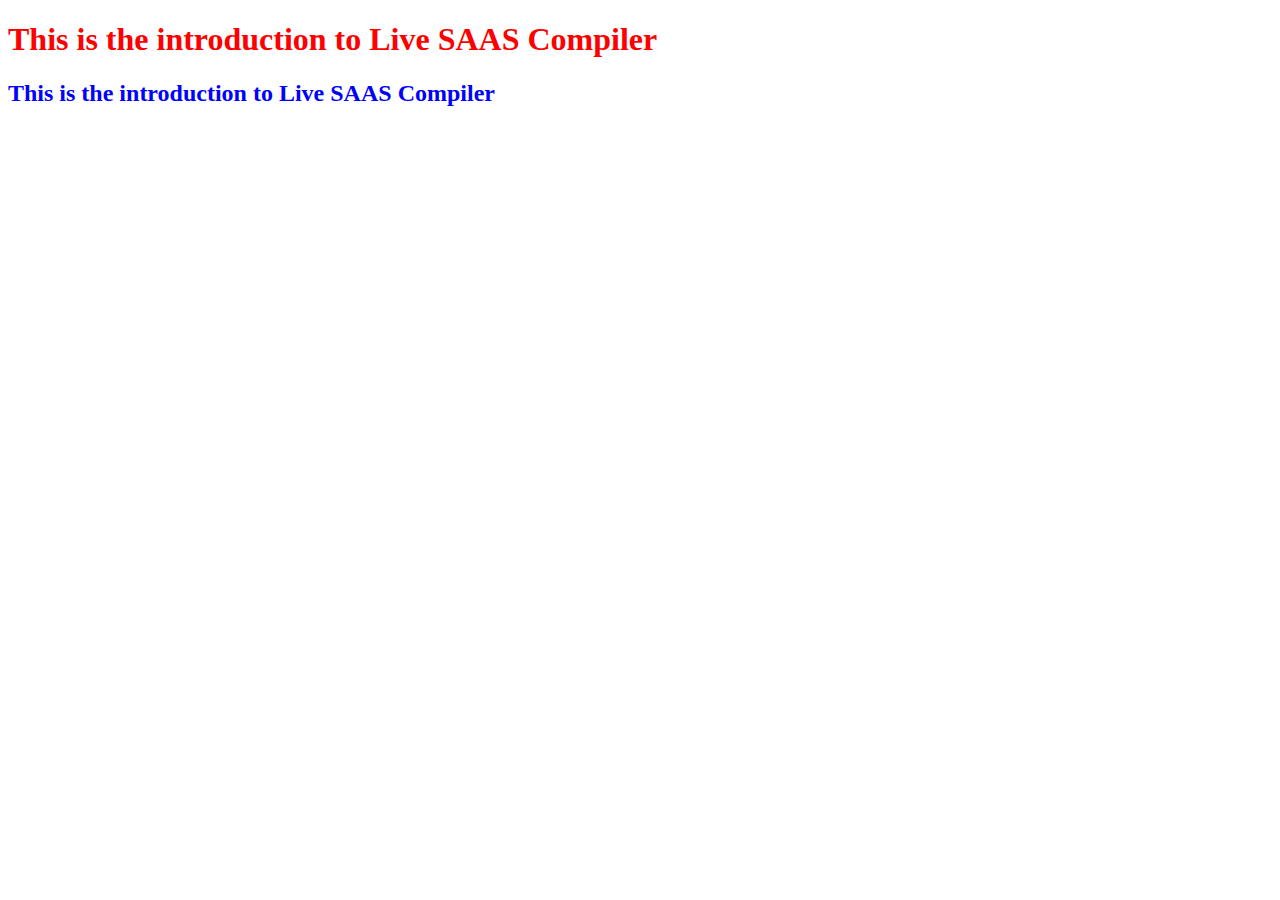
<file: SAAS compiler/index.html>
<!DOCTYPE html>
<html lang="en">
<head>
    <meta charset="UTF-8">
    <meta name="viewport" content="width=device-width, initial-scale=1.0">
    <title>Document</title>
    <link rel="stylesheet" href="index.css">
</head>
<body>
    <h1 class="first">This is the introduction to Live SAAS Compiler</h1>
    <h2 class="Second">This is the introduction to Live SAAS Compiler</h2>
</body>
</html>
</file>
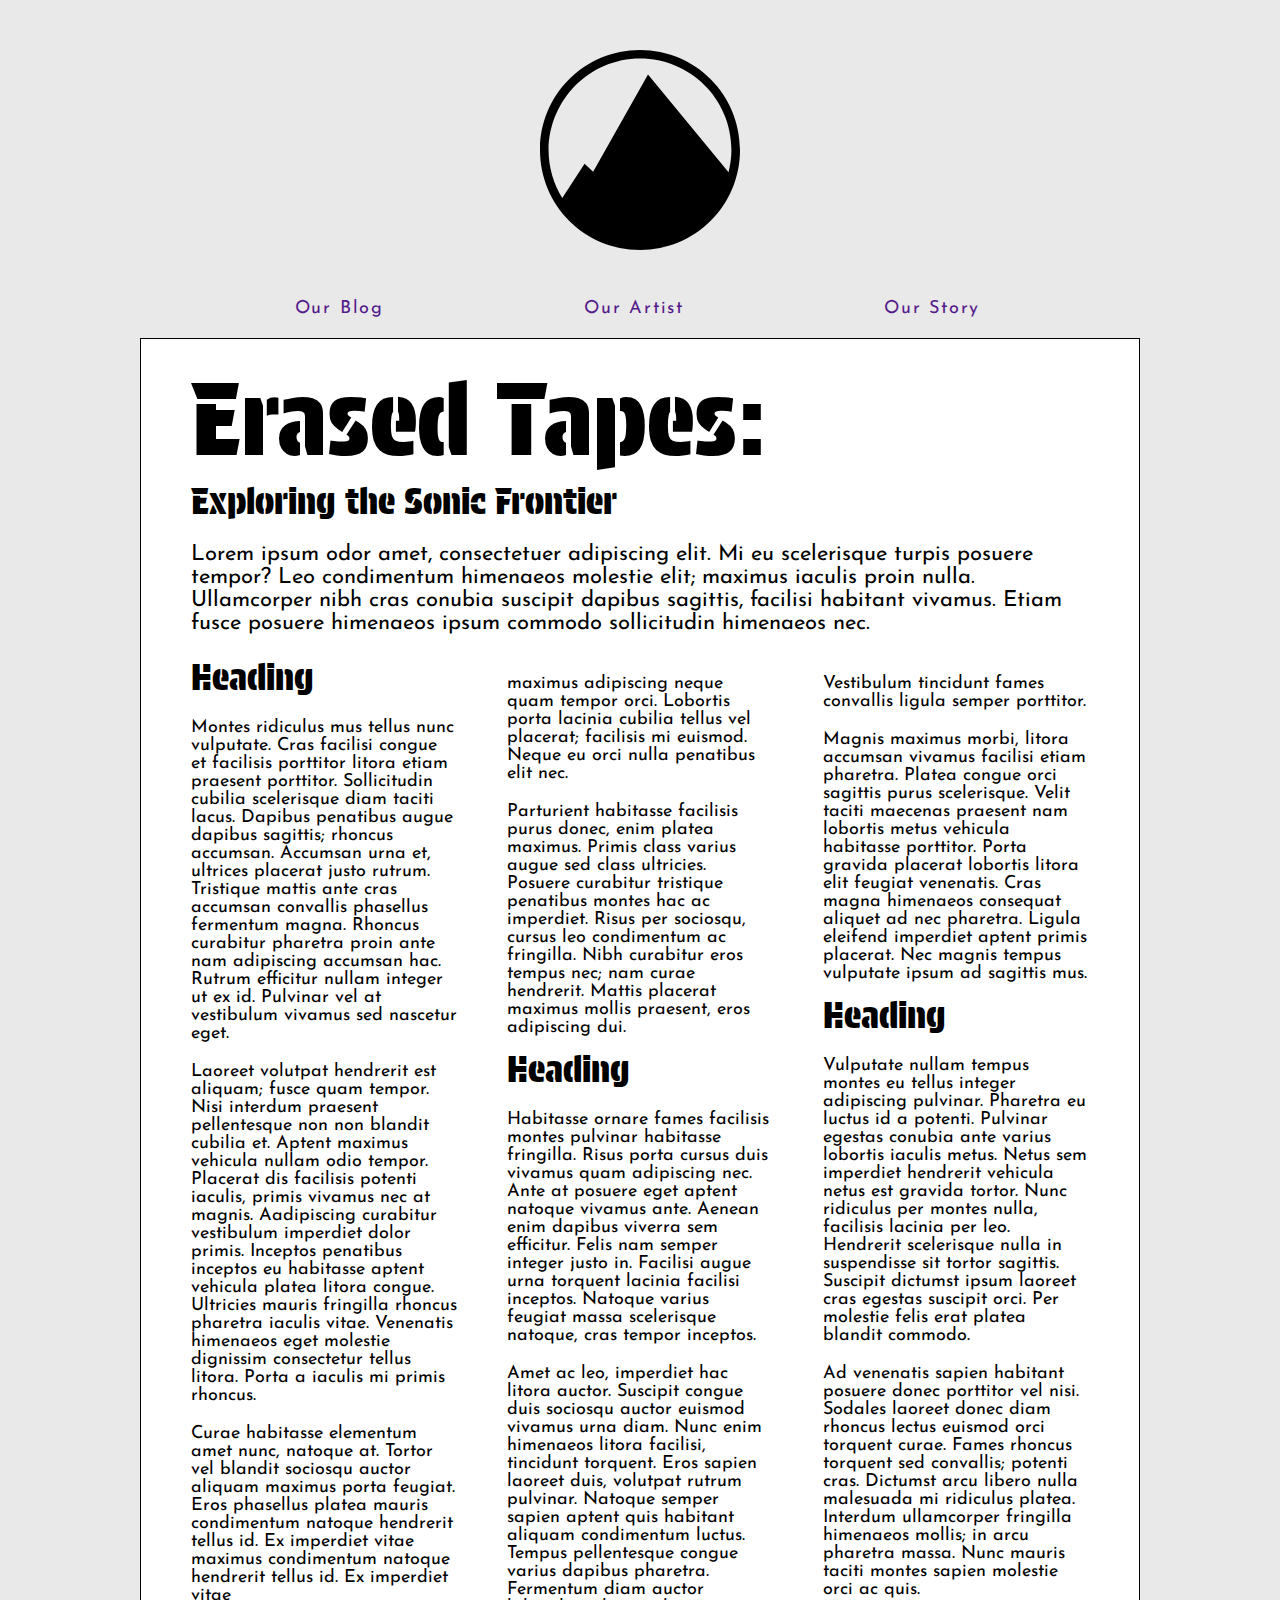
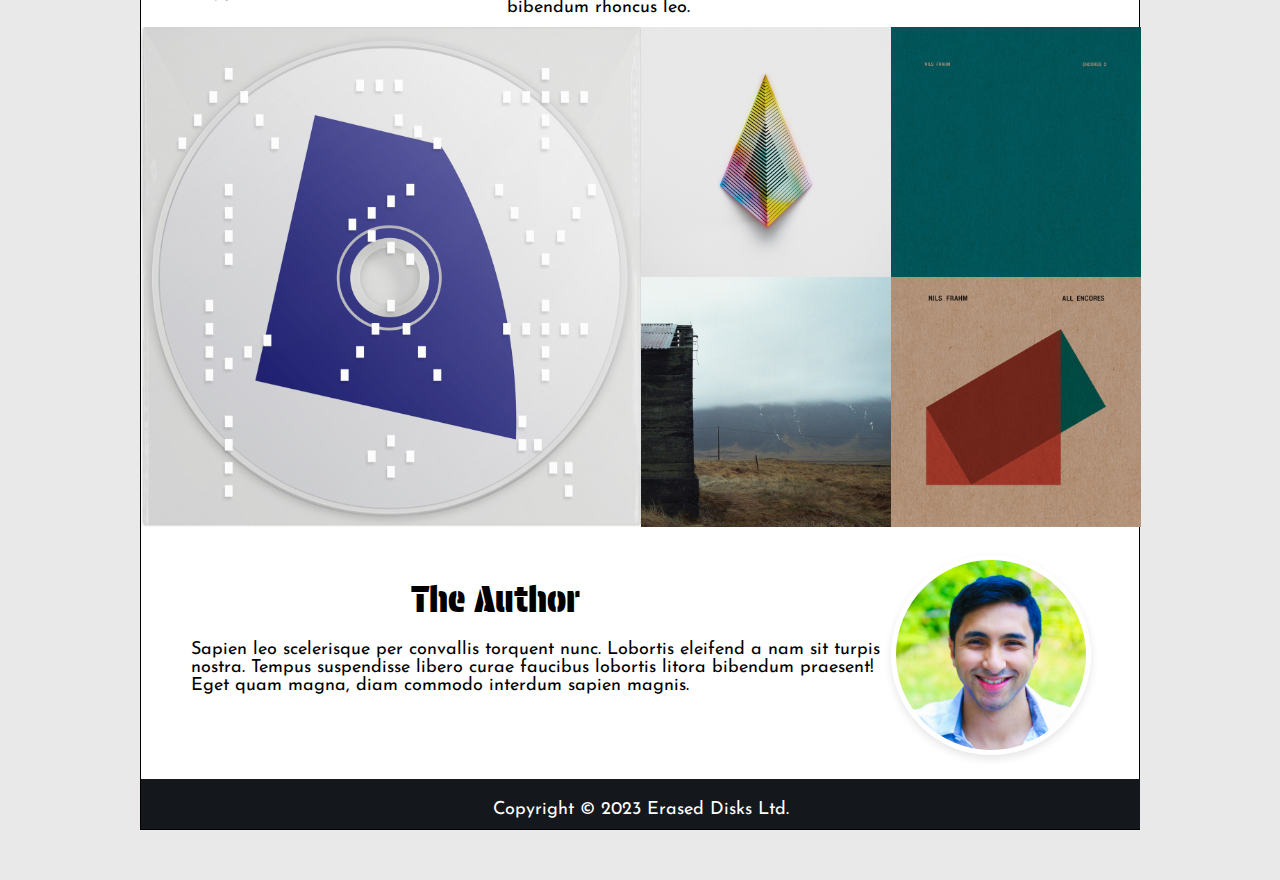
<file: TASK-1 Responsive Layout and Typography/Index.html>
<!DOCTYPE html>
<html lang="en">
<head>
    <!-- This sets the character encoding to UTF-8 -->
    <meta charset="UTF-8">
    <!-- Makes the page responsive to different screen sizes -->
    <meta name="viewport" content="width=device-width, initial-scale=1.0">
    <!-- This is the title shown in the browser tab -->
    <title>Responsive Layout and Typography</title>
    <!-- Links the CSS file for styling the webpage -->
    <link rel="stylesheet" href="Style.css">
</head>
<body>
    <!-- This is the header section of the page -->
    <header>
        <!-- This div holds the logo image -->
        <div class="logo">
            <!-- Displays an image as the logo -->
            <img src="Images/logo.svg" alt="logo">
        </div>

        <!-- This is the navigation bar -->
        <nav>
            <!-- This list contains navigation links -->
            <ul>
                <!-- Each list item is a link to a different page/section -->
                <li><a href="">Our Blog</a></li>
                <li><a href="">Our Artist</a></li>
                <li><a href="">Our Story</a></li>
            </ul>
        </nav>
    </header>

    <main>
        <!-- This section is the main content of the page -->
        <section class="main-content">
            <!-- This div contains a paragraph with a heading and subheading -->
            <div class="para">
                <!-- Main heading -->
                <h1>Erased Tapes:</h1>
                <!-- Subheading -->
                <h2>Exploring the Sonic Frontier</h2>
                <!-- Paragraph of text -->
                <p>Lorem ipsum odor amet, consectetuer adipiscing elit. Mi eu scelerisque turpis posuere tempor? Leo condimentum himenaeos molestie elit; maximus iaculis proin nulla. Ullamcorper nibh cras conubia suscipit dapibus sagittis, facilisi habitant vivamus. Etiam fusce posuere himenaeos ipsum commodo sollicitudin himenaeos nec.</p>
            </div>
    
            <!-- This div contains the main article content -->
            <div class="article-content">
                <!-- First column for text content -->
                <div class="column">
                    <!-- Heading inside the column -->
                    <h2>Heading</h2>
                    <!-- Paragraphs of text inside the column -->
                    <p>Montes ridiculus mus tellus nunc vulputate. Cras facilisi congue et facilisis porttitor litora etiam praesent porttitor. Sollicitudin cubilia scelerisque diam taciti lacus. Dapibus penatibus augue dapibus sagittis; rhoncus accumsan. Accumsan urna et, ultrices placerat justo rutrum. Tristique mattis ante cras accumsan convallis phasellus fermentum magna. Rhoncus curabitur pharetra proin ante nam adipiscing accumsan hac. Rutrum efficitur nullam integer ut ex id. Pulvinar vel at vestibulum vivamus sed nascetur eget.</p>
                    <p>Laoreet volutpat hendrerit est aliquam; fusce quam tempor. Nisi interdum praesent pellentesque non non blandit cubilia et. Aptent maximus vehicula nullam odio tempor. Placerat dis facilisis potenti iaculis, primis vivamus nec at magnis. Aadipiscing curabitur vestibulum imperdiet dolor primis. Inceptos penatibus inceptos eu habitasse aptent vehicula platea litora congue. Ultricies mauris fringilla rhoncus pharetra iaculis vitae. Venenatis himenaeos eget molestie dignissim consectetur tellus litora. Porta a iaculis mi primis rhoncus.</p>
                    <p>Curae habitasse elementum amet nunc, natoque at. Tortor vel blandit sociosqu auctor aliquam maximus porta feugiat. Eros phasellus platea mauris condimentum natoque hendrerit tellus id. Ex imperdiet vitae maximus condimentum natoque hendrerit tellus id. Ex imperdiet vitae </p>
                </div>
                <!-- Second column for text content -->
                <div class="column">
                    <!-- Paragraphs of text inside the column -->
                    <p>maximus adipiscing neque quam tempor orci. Lobortis porta lacinia cubilia tellus vel placerat; facilisis mi euismod. Neque eu orci nulla penatibus elit nec.</p>
                    <p>Parturient habitasse facilisis purus donec, enim platea maximus. Primis class varius augue sed class ultricies. Posuere curabitur tristique penatibus montes hac ac imperdiet. Risus per sociosqu, cursus leo condimentum ac fringilla. Nibh curabitur eros tempus nec; nam curae hendrerit. Mattis placerat maximus mollis praesent, eros adipiscing dui.</p>
                    <!-- Heading with top margin -->
                    <h2 style="margin-top: 10px;">Heading</h2>
                    <p>Habitasse ornare fames facilisis montes pulvinar habitasse fringilla. Risus porta cursus duis vivamus quam adipiscing nec. Ante at posuere eget aptent natoque vivamus ante. Aenean enim dapibus viverra sem efficitur. Felis nam semper integer justo in. Facilisi augue urna torquent lacinia facilisi inceptos. Natoque varius feugiat massa scelerisque natoque, cras tempor inceptos.</p>
                    <p>Amet ac leo, imperdiet hac litora auctor. Suscipit congue duis sociosqu auctor euismod vivamus urna diam. Nunc enim himenaeos litora facilisi, tincidunt torquent. Eros sapien laoreet duis, volutpat rutrum pulvinar. Natoque semper sapien aptent quis habitant aliquam condimentum luctus. Tempus pellentesque congue varius dapibus pharetra. Fermentum diam auctor bibendum rhoncus leo.</p>
                </div>
                <!-- Third column for text content -->
                <div class="column">
                    <!-- Paragraphs of text inside the column -->
                    <p>Vestibulum tincidunt fames convallis ligula semper porttitor.</p>
                    <p>Magnis maximus morbi, litora accumsan vivamus facilisi etiam pharetra. Platea congue orci sagittis purus scelerisque. Velit taciti maecenas praesent nam lobortis metus vehicula habitasse porttitor. Porta gravida placerat lobortis litora elit feugiat venenatis. Cras magna himenaeos consequat aliquet ad nec pharetra. Ligula eleifend imperdiet aptent primis placerat. Nec magnis tempus vulputate ipsum ad sagittis mus.</p>
                    <!-- Heading with top margin -->
                    <h2 style="margin-top: 10px;">Heading</h2>
                    <p>Vulputate nullam tempus montes eu tellus integer adipiscing pulvinar. Pharetra eu luctus id a potenti. Pulvinar egestas conubia ante varius lobortis iaculis metus. Netus sem imperdiet hendrerit vehicula netus est gravida tortor. Nunc ridiculus per montes nulla, facilisis lacinia per leo. Hendrerit scelerisque nulla in suspendisse sit tortor sagittis. Suscipit dictumst ipsum laoreet cras egestas suscipit orci. Per molestie felis erat platea blandit commodo.</p>
                    <p>Ad venenatis sapien habitant posuere donec porttitor vel nisi. Sodales laoreet donec diam rhoncus lectus euismod orci torquent curae. Fames rhoncus torquent sed convallis; potenti cras. Dictumst arcu libero nulla malesuada mi ridiculus platea. Interdum ullamcorper fringilla himenaeos mollis; in arcu pharetra massa. Nunc mauris taciti montes sapien molestie orci ac quis.</p>
                </div>
            </div>
            <!-- This section displays images -->
            <section class="image-section">
                <!-- This div holds the main featured image -->
                <div class="featured-image">
                    <!-- Displays the main featured image -->
                    <img src="Images/articulation.jpg" alt="Featured Album">
                </div>
        
                <!-- This div contains smaller side images -->
                <div class="side-images">
                    <!-- Each div contains an image of an album cover -->
                    <div><img src="Images/blurred.jpg" alt="Album Cover 1"></div>
                    <div><img src="Images/encores-2.jpg" alt="Album Cover 2"></div>
                    <div><img src="Images/eulogy-for-evolution.jpg" alt="Album Cover 3"></div>
                    <div><img src="Images/all-encores.jpg" alt="Album Cover 4"></div>
                </div>
            </section>

            <div class="author">
                <!-- This section contains information about the author -->
                <h2>The Author</h2>
                <!-- Paragraph with text about the author -->
                <p>Sapien leo scelerisque per convallis torquent nunc. Lobortis eleifend a nam sit turpis nostra. Tempus suspendisse libero curae faucibus lobortis litora bibendum praesent! Eget quam magna, diam commodo interdum sapien magnis.</p>
            </div>
        
            <!-- This div contains the author's image -->
            <div class="author-image">
                <!-- Displays the author's profile picture -->
                <img src="Images/profile_picture.jpg" alt="Author">
            </div>
        
            <!-- Footer section -->
            <footer class="footer">
                <!-- Copyright notice -->
                <p>Copyright © 2023 Erased Disks Ltd.</p>
            </footer>
            </section>
        </main>
        
    </body>
</html>
</file>
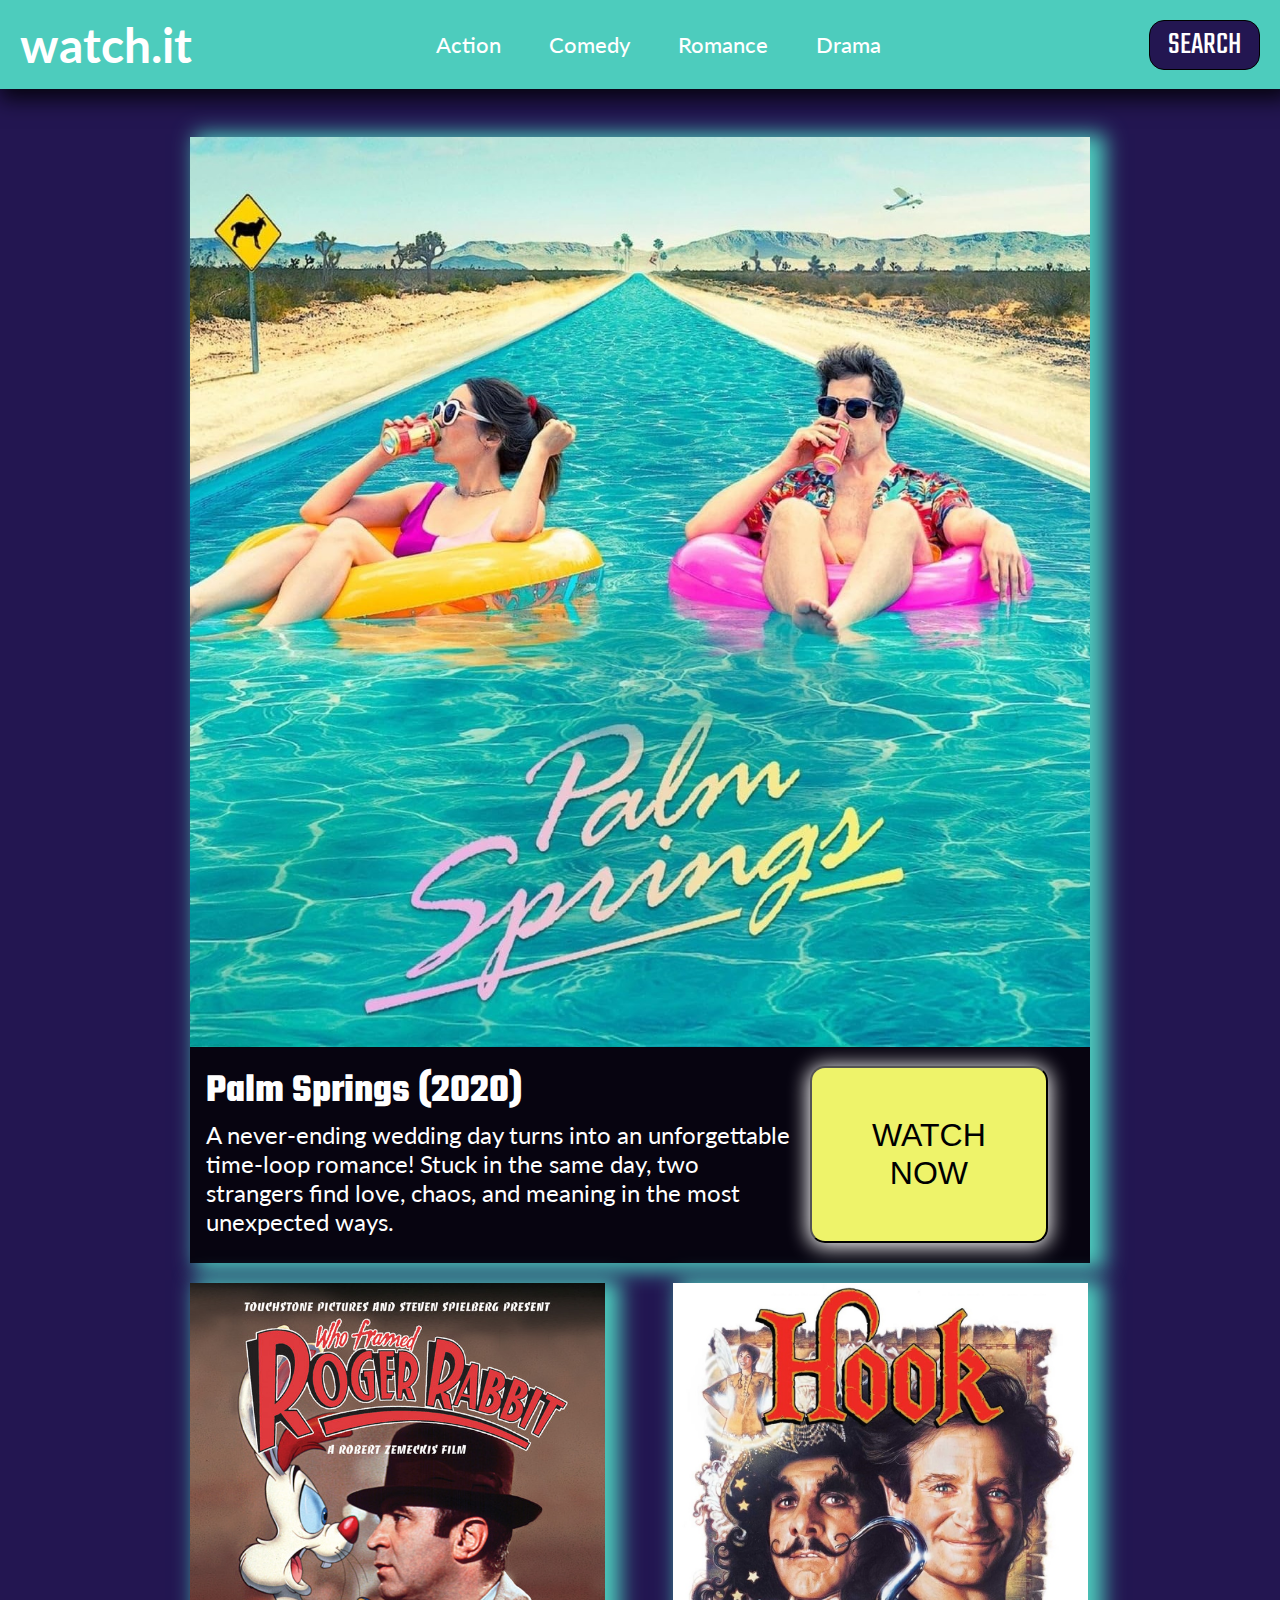
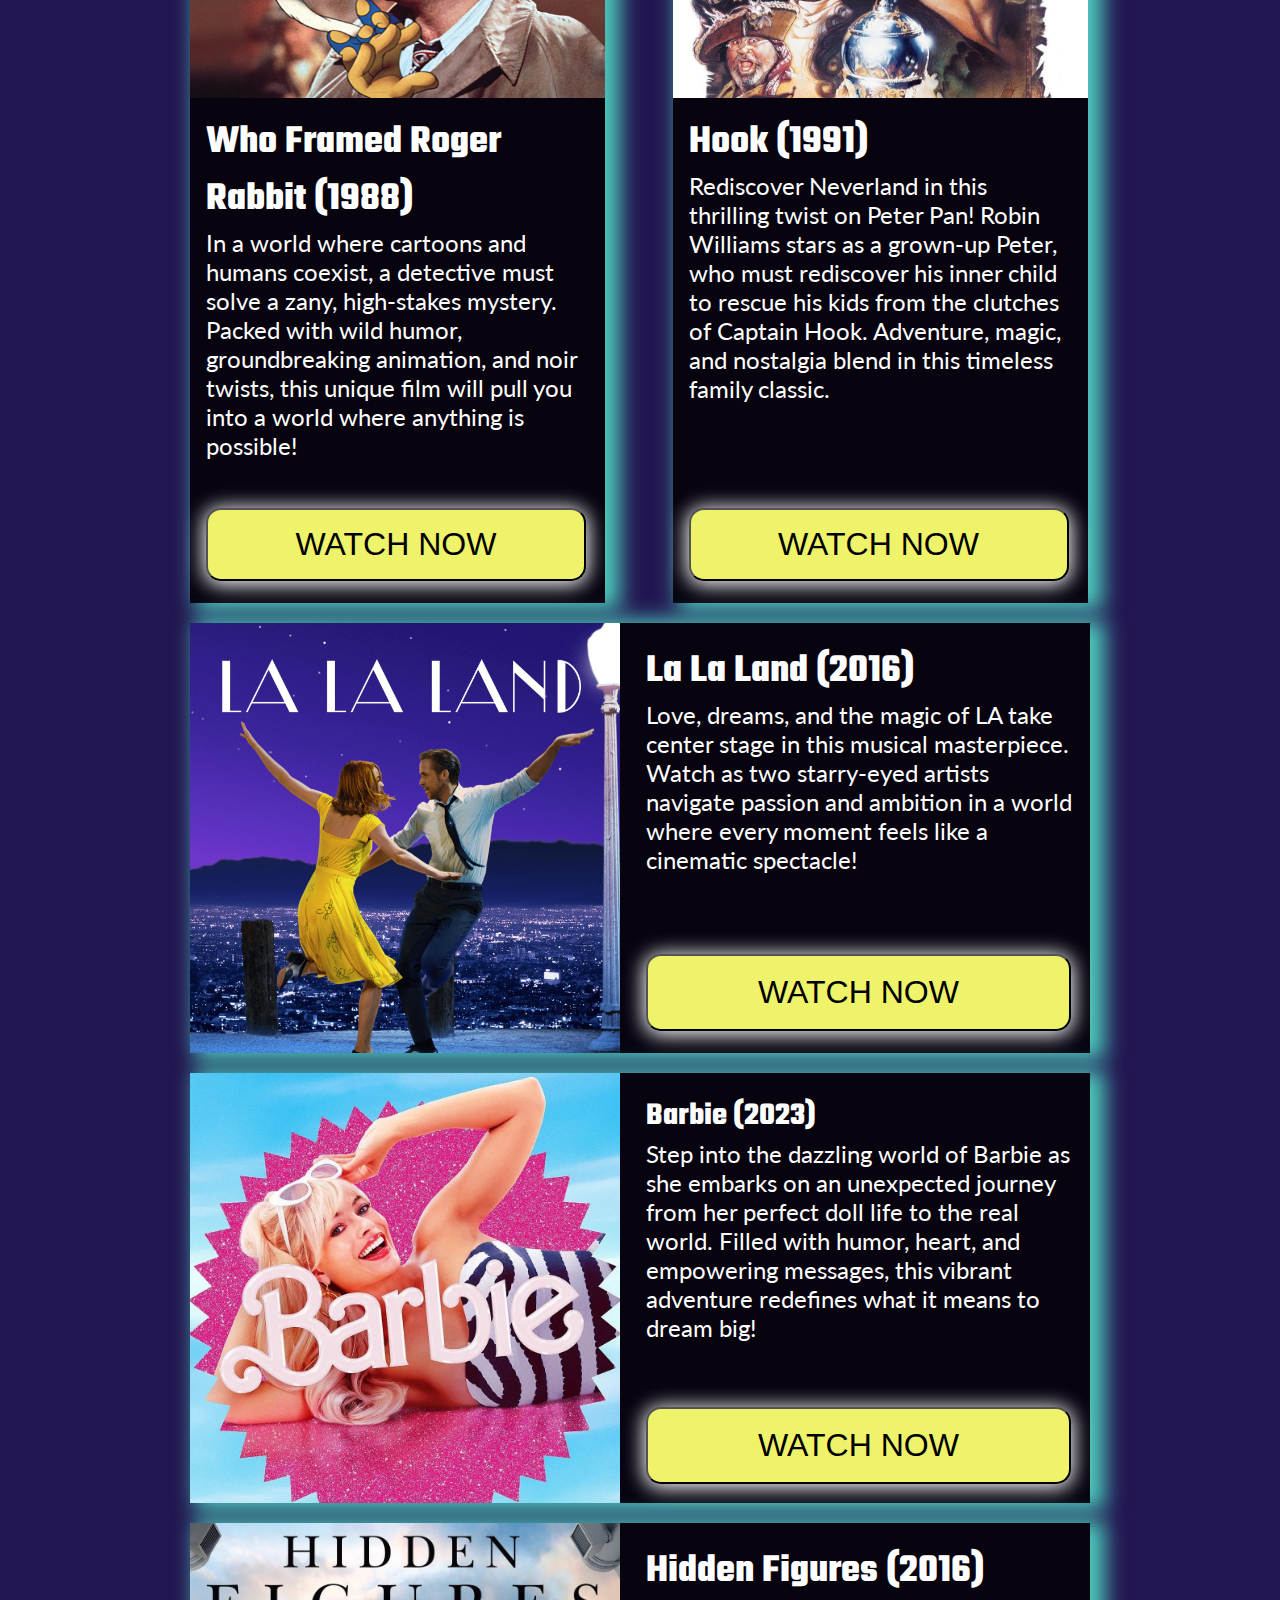
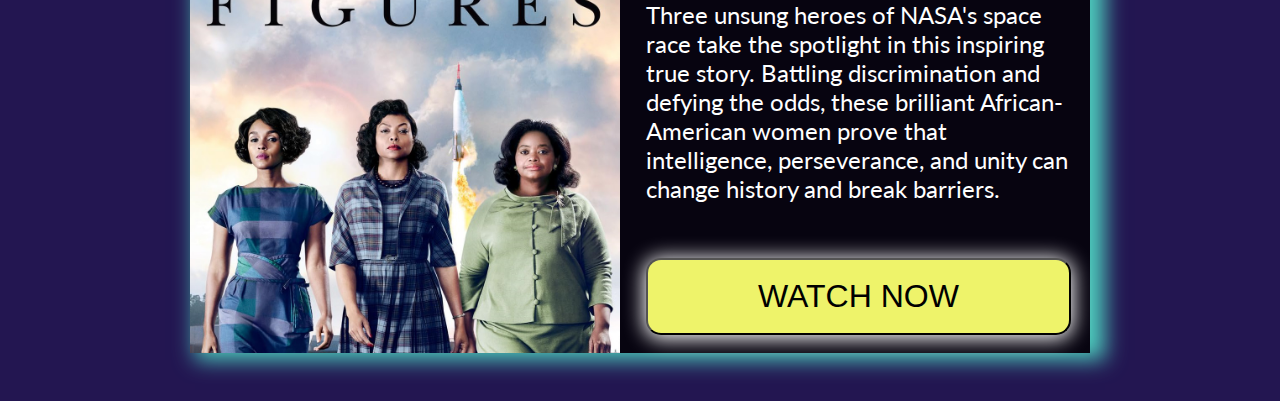
<file: TASK-2 Advanced Layout/Index.html>
<!-- This tells browsers this is an HTML document -->
<!DOCTYPE html>
<html lang="en">
<head>
    <!-- This section contains information about the webpage that isn't visible -->
    <meta charset="UTF-8">
    <!-- This makes the website look good on phones and tablets -->
    <meta name="viewport" content="width=device-width, initial-scale=1.0">
    <!-- This is the text that appears in the browser tab -->
    <title>Watch.It</title>
    <!-- This connects to a separate file that controls how the page looks -->
    <link rel="stylesheet" href="style.css">
</head>
<body>
    <!-- This is the top bar of the website -->
    <header class="header">
        <!-- Website name/logo -->
        <div class="logo">watch.it</div>
        <!-- Menu with movie categories -->
        <nav class="nav">
            <span>Action</span>
            <span>Comedy</span>
            <span>Romance</span>
            <span>Drama</span>
        </nav>
        <!-- Search button in the top right -->
        <button class="search-button">SEARCH</button>
    </header>

    <!-- Main content area where all movies are displayed -->
    <main class="movie-grid">
        <!-- Big featured movie section at the top -->
        <div class="featured-movie">
            <!-- Movie poster image -->
            <div class="movie-poster"><img src="Images/palm-springs.jpg" alt="Featured image"></div>
            <!-- Movie information -->
            <div class="movie-content">
                <div class="movie-description">
                    <h1>Palm Springs (2020)</h1>
                    <p>A never-ending wedding day turns into an unforgettable time-loop romance! Stuck in the same day, two strangers find love, chaos, and meaning in the most unexpected ways.</p>
               </div>
                <!-- Watch button for the featured movie -->
                <button class="watch-button">
                    <div class="button-text">
                        <span>WATCH</span>
                        <span>NOW</span>
                    </div>
                </button>
            </div>
        </div>

        <!-- Section containing two movies side by side -->
        <section class="second-third-posters">
            <!-- First movie card -->
            <div class="movie-card">
                <!-- Movie poster -->
                <div class="second-poster"><img src="Images/who-framed-roger-rabbit.jpg" alt="Row-image"></div>
                <!-- Movie details -->
                <div class="second-description">
                    <h1>Who Framed Roger Rabbit (1988)</h1>
                    <p>In a world where cartoons and humans coexist, a detective must solve a zany, high-stakes mystery. Packed with wild humor, groundbreaking animation, and noir twists, this unique film will pull you into a world where anything is possible!</p>
                </div>
                <!-- Watch button -->
                <button class="second-button">
                    <span>WATCH NOW</span>
                </button>
            </div>

            <!-- Second movie card -->
            <div class="movie-card">
                <!-- Movie poster -->
                <div class="third-poster"><img src="Images/hook.jpg" alt="Row-image"></div>
                <!-- Movie details -->
                <div class="third-description">
                    <h1>Hook (1991)</h1>
                    <p style="margin-right: 16px;">Rediscover Neverland in this thrilling twist on Peter Pan! Robin Williams stars as a grown-up Peter, who must rediscover his inner child to rescue his kids from the clutches of Captain Hook. Adventure, magic, and nostalgia blend in this timeless family classic.</p>
                </div>
                <!-- Watch button -->
                <button class="third-button" style="margin-top: 110px;">
                    <span>WATCH NOW</span>
                </button>
            </div>
        </section>

        <!-- Fourth movie card -->
        <div class="fourth-card">
            <!-- Movie poster -->
            <div class="fourth-poster"><img src="Images/la-la-land.jpg" alt="land"></div>
            <!-- Movie details -->
            <div class="fourth-description">
                <h1>La La Land (2016)</h1>
                <p>Love, dreams, and the magic of LA take center stage in this musical masterpiece. Watch as two starry-eyed artists navigate passion and ambition in a world where every moment feels like a cinematic spectacle!</p>
            </div>
            <!-- Watch button -->
            <button class="fourth-button">
                <span>WATCH NOW</span>
            </button>
        </div>

        <!-- Fifth movie card -->
        <div class="fifth-card">
            <!-- Movie poster -->
            <div class="fifth-poster"><img src="Images/barbie.jpg" alt="barbie"></div>
            <!-- Movie details -->
            <div class="fifth-description">
                <h1>Barbie (2023)</h1>
                <p>Step into the dazzling world of Barbie as she embarks on an unexpected journey from her perfect doll life to the real world. Filled with humor, heart, and empowering messages, this vibrant adventure redefines what it means to dream big!</p>
            </div>
            <!-- Watch button -->
            <button class="fifth-button">
                <span>WATCH NOW</span>
            </button>
        </div>

        <!-- Sixth movie card -->
        <div class="sixth-card">
            <!-- Movie poster -->
            <div class="sixth-poster"><img src="Images/hidden-figures.jpg" alt="hidden"></div>
            <!-- Movie details -->
            <div class="sixth-description">
                <h1>Hidden Figures (2016)</h1>
                <p>Three unsung heroes of NASA's space race take the spotlight in this inspiring true story. Battling discrimination and defying the odds, these brilliant African-American women prove that intelligence, perseverance, and unity can change history and break barriers.</p>
            </div>
            <!-- Watch button -->
            <button class="sixth-button">
                <span>WATCH NOW</span>
            </button>
        </div>
    </main>
    
</body>
</html>
</file>
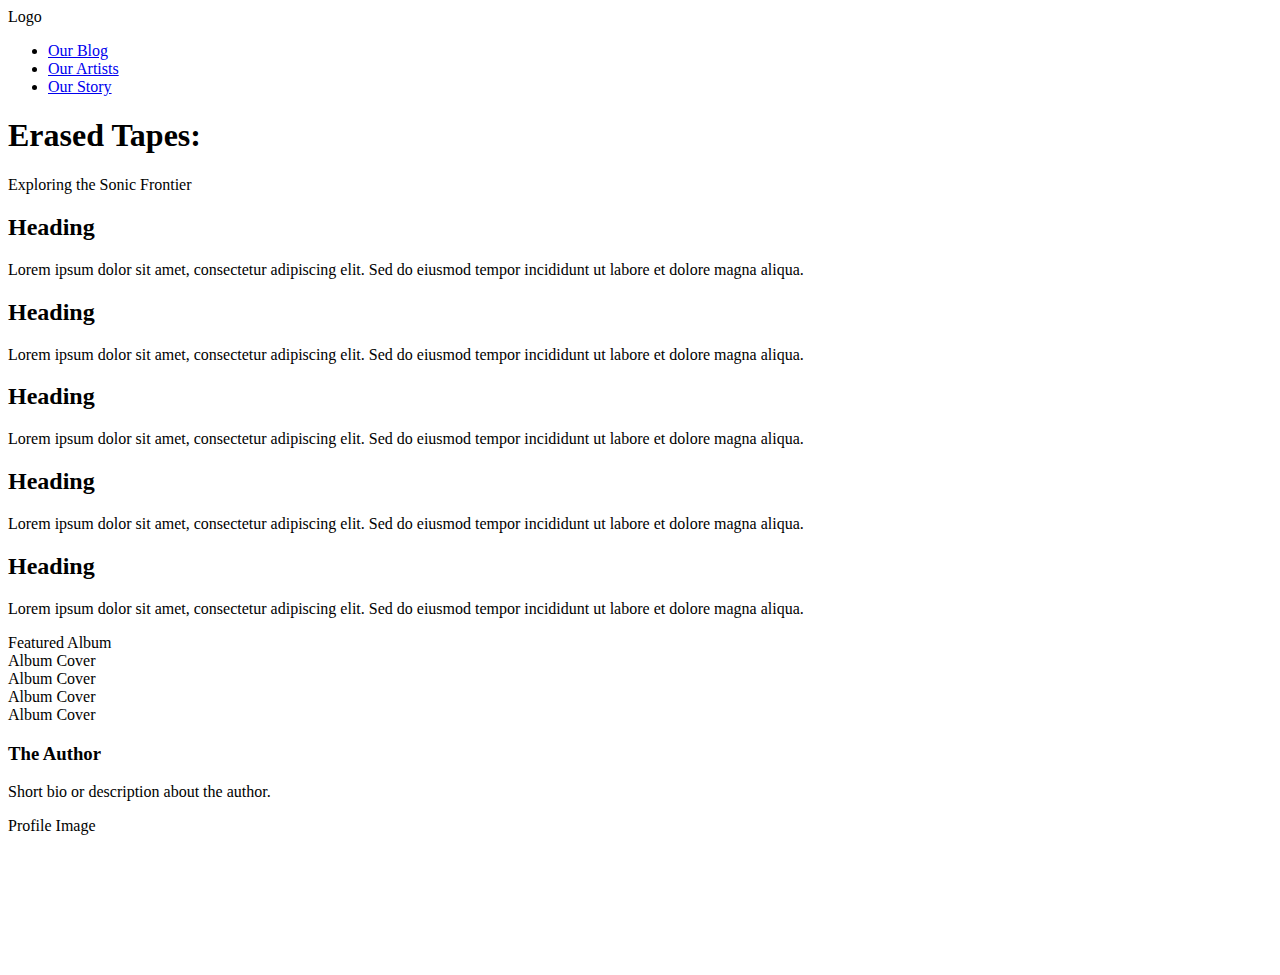
<file: Class Notes/1.html>
<!DOCTYPE html>
<html lang="en">
<head>
    <meta charset="UTF-8">
    <meta name="viewport" content="width=device-width, initial-scale=1.0">
    <title>Erased Tapes Wireframe</title>
    <link rel="stylesheet" href="styles.css">
</head>
<body>
    <header class="main-header">
        <div class="logo">Logo</div>
        <nav>
            <ul>
                <li><a href="#">Our Blog</a></li>
                <li><a href="#">Our Artists</a></li>
                <li><a href="#">Our Story</a></li>
            </ul>
        </nav>
    </header>

    <section class="main-content">
        <h1>Erased Tapes:</h1>
        <p>Exploring the Sonic Frontier</p>

        <div class="article-content">
            <div class="column">
                <h2>Heading</h2>
                <p>Lorem ipsum dolor sit amet, consectetur adipiscing elit. Sed do eiusmod tempor incididunt ut labore et dolore magna aliqua.</p>
            </div>
            <div class="column">
                <h2>Heading</h2>
                <p>Lorem ipsum dolor sit amet, consectetur adipiscing elit. Sed do eiusmod tempor incididunt ut labore et dolore magna aliqua.</p>
            </div>
            <div class="column">
                <h2>Heading</h2>
                <p>Lorem ipsum dolor sit amet, consectetur adipiscing elit. Sed do eiusmod tempor incididunt ut labore et dolore magna aliqua.</p>
            </div>
        </div>

        <div class="article-content">
            <div class="column">
                <h2>Heading</h2>
                <p>Lorem ipsum dolor sit amet, consectetur adipiscing elit. Sed do eiusmod tempor incididunt ut labore et dolore magna aliqua.</p>
            </div>
            <div class="column">
                <h2>Heading</h2>
                <p>Lorem ipsum dolor sit amet, consectetur adipiscing elit. Sed do eiusmod tempor incididunt ut labore et dolore magna aliqua.</p>
            </div>
        </div>
    </section>

    <section class="album-section">
        <div class="featured-album">Featured Album</div>
        <div class="albums-grid">
            <div class="album-cover">Album Cover</div>
            <div class="album-cover">Album Cover</div>
            <div class="album-cover">Album Cover</div>
            <div class="album-cover">Album Cover</div>
        </div>
    </section>

    <footer>
        <div class="author">
            <h3>The Author</h3>
            <p>Short bio or description about the author.</p>
        </div>
        <div class="profile">Profile Image</div>
    </footer>

</body>
</html>
</file>
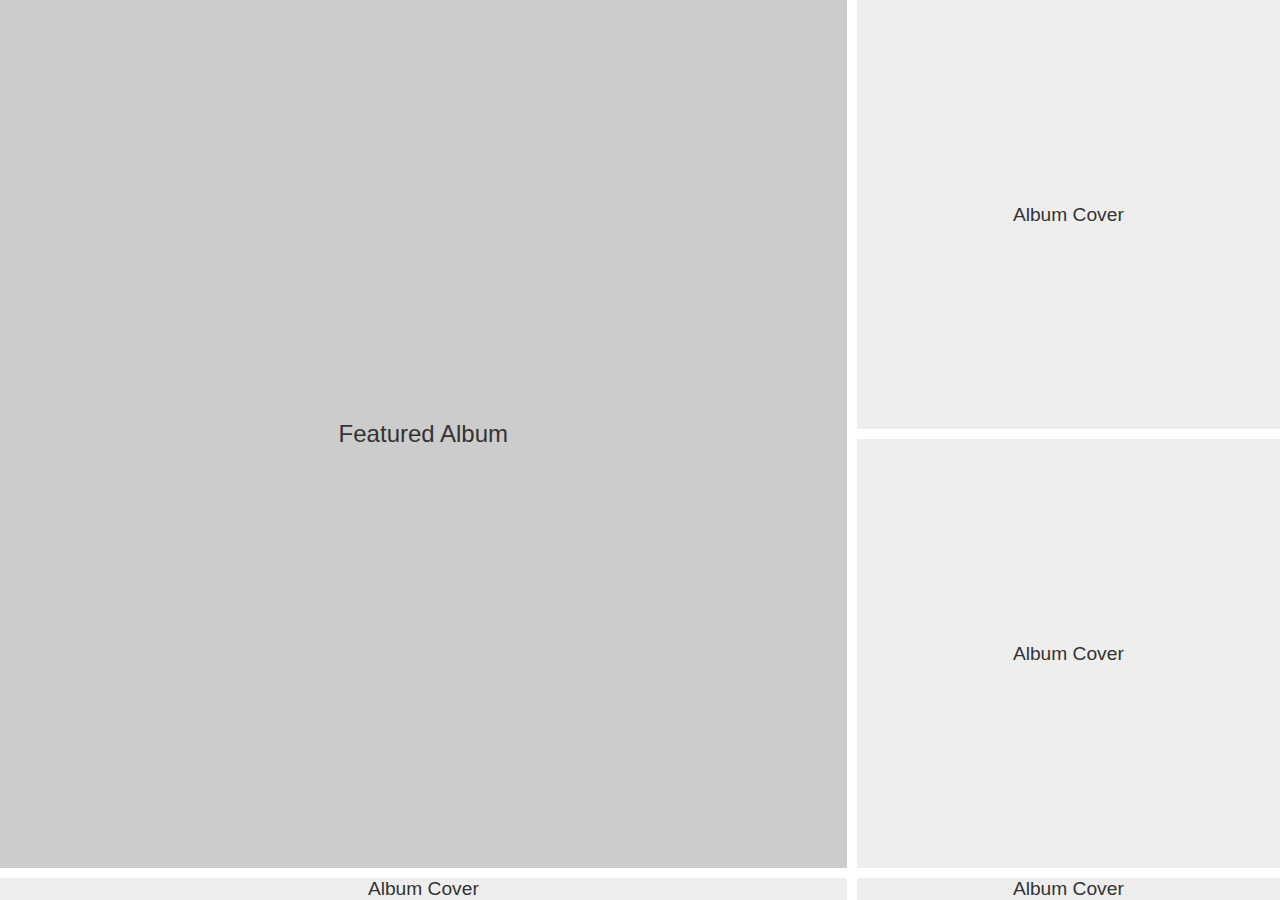
<file: Class Notes/2.html>
<!DOCTYPE html>
<html lang="en">
<head>
    <meta charset="UTF-8">
    <meta name="viewport" content="width=device-width, initial-scale=1.0">
    <title>Album Layout</title>
    <style>
        body {
            margin: 0;
            font-family: Arial, sans-serif;
        }

        .album-container {
            display: grid;
            grid-template-columns: 2fr 1fr;
            grid-template-rows: 1fr 1fr;
            gap: 10px;
            height: 100vh;
        }

        .featured-album {
            grid-row: 1 / 3;
            grid-column: 1 / 2;
            background-color: #ccc;
            display: flex;
            justify-content: center;
            align-items: center;
            font-size: 1.5em;
            color: #333;
        }

        .album-cover {
            background-color: #eee;
            display: flex;
            justify-content: center;
            align-items: center;
            color: #333;
            font-size: 1.2em;
        }
    </style>
</head>
<body>

    <div class="album-container">
        <div class="featured-album">Featured Album</div>
        <div class="album-cover">Album Cover</div>
        <div class="album-cover">Album Cover</div>
        <div class="album-cover">Album Cover</div>
        <div class="album-cover">Album Cover</div>
    </div>

</body>
</html>
</file>
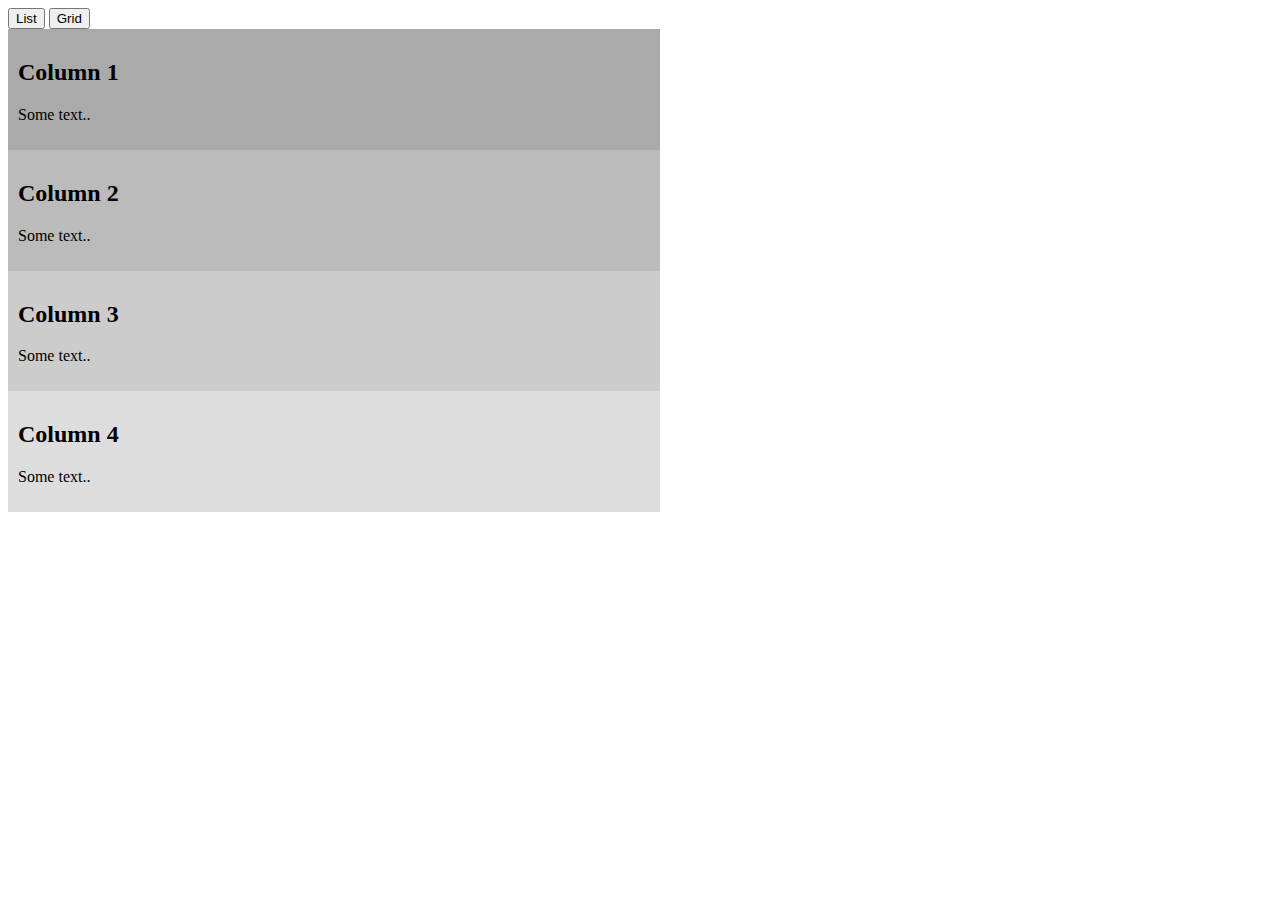
<file: Class Notes/3.html>
<!DOCTYPE html>
<html lang="en">
<head>
    <meta charset="UTF-8">
    <meta name="viewport" content="width=device-width, initial-scale=1.0">
    <title>Document</title>
    <link rel="stylesheet" href="index.css">
</head>
<body>
    <!-- Buttons to choose list or grid view -->
<button onclick="listView()"><i class="fa fa-bars"></i> List</button>
<button onclick="gridView()"><i class="fa fa-th-large"></i> Grid</button>

<div class="row">
  <div class="column" style="background-color:#aaa;">
    <h2>Column 1</h2>
    <p>Some text..</p>
  </div>
  <div class="column" style="background-color:#bbb;">
    <h2>Column 2</h2>
    <p>Some text..</p>
  </div>
</div>

<div class="row">
  <div class="column" style="background-color:#ccc;">
    <h2>Column 3</h2>
    <p>Some text..</p>
  </div>
  <div class="column" style="background-color:#ddd;">
    <h2>Column 4</h2>
    <p>Some text..</p>
  </div>
    
</body>
</html>
</file>
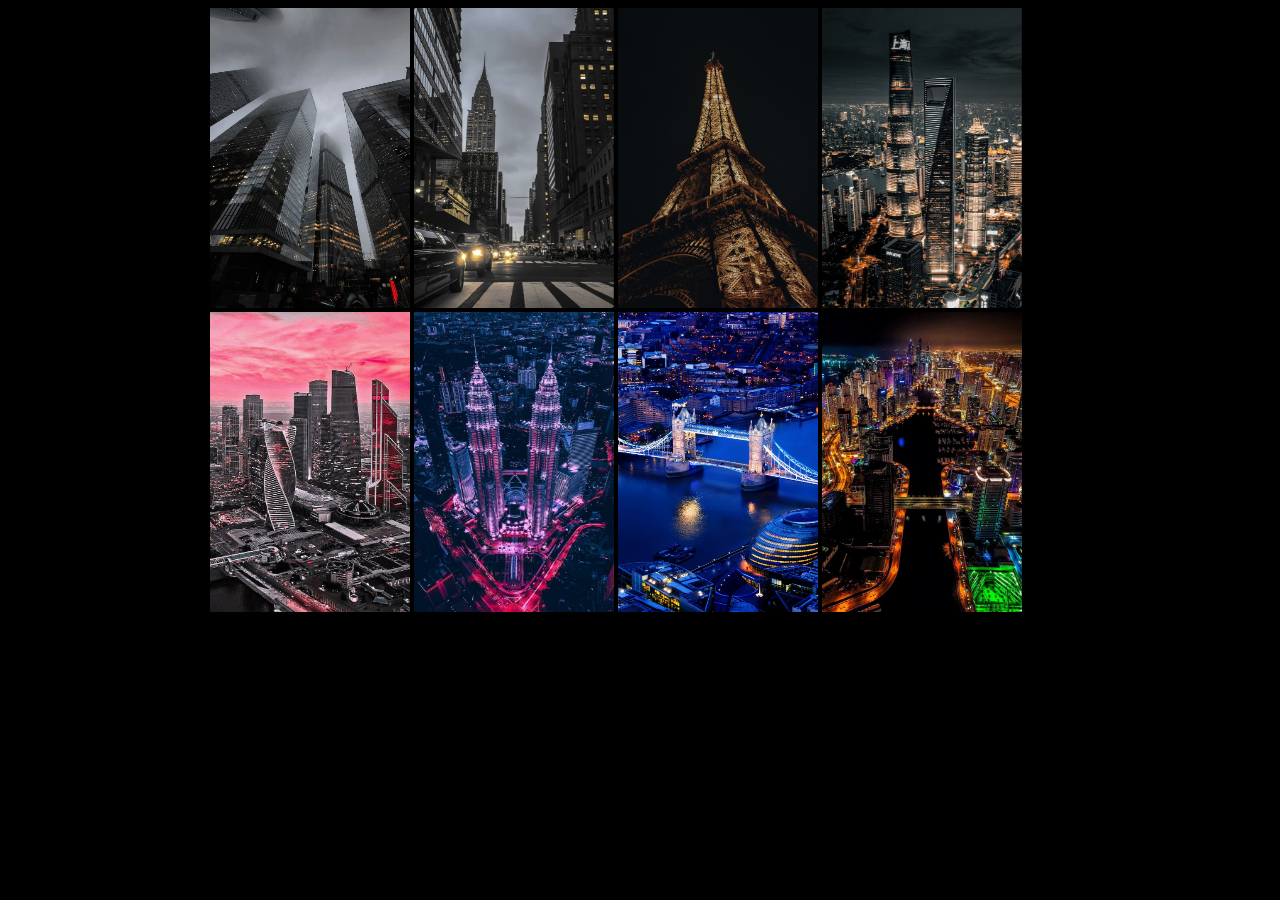
<file: Class Notes/Class work 1/HTML/PICTURES_COLLAB.html>
<!DOCTYPE html>
<html lang="en">
<head>
    <meta charset="UTF-8">
    <meta name="viewport" content="width=device-width, initial-scale=1.0">
    <title>PIC_COLLAB</title>
    <link rel="stylesheet" href="collab.css">
</head>
<body>
    <div class="first_row">
    <img class="img1" src="one 1.jpg" alt="building" width="200" height="300">
    <img class="img2" src="2 image.jpg" alt="building" width="200" height="300">
    <img class="img3" src="3 image.jpg" alt="building" width="200" height="300">
    <img class="img4" src="4 image.jpg" alt="building" width="200" height="300">
</div>
<div class="second_row">
    <img class="img5" src="5 image.jpg" alt="building" width="200" height="300">
    <img class="img6" src="6 iomage.jpg" alt="building" width="200" height="300">
    <img class="img7" src="7 image.jpg" alt="building" width="200" height="300">
    <img class="img8" src="8 image.jpg" alt="building" width="200" height="300">
    
</div>
</body>
</html>
</file>
<file: SAAS compiler/index.css>
.first {
  color: red;
}

.Second {
  color: blue;
}/*# sourceMappingURL=index.css.map */
</file>
<file: TASK-1 Responsive Layout and Typography/Style.css>
@import url('https://fonts.googleapis.com/css2?family=Protest+Guerrilla&display=swap');
@import url('https://fonts.googleapis.com/css2?family=Josefin+Sans:ital,wght@0,100..700;1,100..700&family=Protest+Guerrilla&display=swap');
/* Import fonts from Google Fonts for use in the webpage */

/* Applies styles to all elements */
*{
    margin: 0; /* Removes default margins */
    padding: 0; /* Removes default padding */
    box-sizing: border-box; /* Ensures padding and border do not affect element size */
}

body{
    background-color: #e9e9e9; /* Sets background color for the entire page */
}

.header{
    display: flex; /* Makes the header a flex container */
    margin-top: 500px; /* Adds margin to the top of the header */
    flex-direction: column; /* Arranges child elements in a column */
}

.logo img{
    justify-content: center; /* Centers the logo horizontally */
    width: 200px; /* Sets the width of the logo */
    height: auto; /* Keeps the original aspect ratio */
    display: block; /* Displays the image as a block element */
    margin: 0 auto; /* Centers the logo within its container */
    margin-top: 50px; /* Adds margin to the top of the logo */
    cursor: pointer; /* Changes cursor to pointer when hovered */
}

nav ul{
    display: flex;                             /* Used flexbox for layout */
    align-items: center;                       /* Center items vertically */
    font-size: 18px;                           /* Set font size */
    list-style: none;                          /* Remove list bullets */
    gap: 150px;
    justify-content: center; 
    margin-top: 50px;
    font-family: "Josefin Sans", sans-serif;
    margin-left: -5px;
}

nav ul a {
    text-decoration: none;                     /* Remove underline from links */
    letter-spacing: 1.8px;                     /* Set letter spacing */
}

.main-content {
    background-color: white;
    padding: 20px;
    margin-left: 170px;
    margin-right: 170px;
    border: 1px solid black;
}

.main-content h1 {
    font-size: 100px; /* Sets the size of the main heading text */
    font-family: "Protest Guerrilla", sans-serif; /* Sets the font style for the main heading */
    font-weight: 400; /* Sets the weight (thickness) of the text */
    font-style: normal; /* Ensures the text is not italic */
}

.main-content h2 {
    font-family: "Protest Guerrilla", sans-serif; /* Sets the font style for the subheading */
    font-size: 36px; /* Sets the size of the subheading text */
    font-weight: 200; /* Sets the weight (thickness) of the subheading text */
}

.main-content p{
    font-family: "Josefin Sans", sans-serif;
    font-size: 18px;
    margin-top: 20px;
}

.para p{
    display: grid; /* Arranges paragraph content using a grid layout */
    grid-template-columns: repeat(auto-fit, minmax(300px, 1fr)); /* Creates columns that adjust automatically, each with a minimum width of 300px */
    gap: 20px; /* Adds a 20px gap between columns */
    font-size: 22px; /* Sets the font size of the text */
}

.article-content {
    display: flex; /* Makes the container a flexbox */
    flex-direction: row; /* Arranges child elements in a horizontal row */
    gap: 20px; /* Adds a 20px gap between elements */
    margin-top: 20px; /* Adds a 20px margin at the top */
}

.article-content .column {
    flex: 1;
}

.image-section {
    display: grid;
    grid-template-columns: 2fr 1fr; /* 2/3 for the featured image, 1/3 for the smaller images */
    grid-template-rows: 1fr; /* Single row for the layout */
    width: 100%; /* Set width to 100% of the viewport width */
    gap: 0px;
    padding: 0;
    box-sizing: border-box;
    margin-top: 10px;
    margin-bottom: 0;
}

.featured-image {
    grid-column: 1 / 2; /* Featured image takes the first column */
    background-color: #f0f0f0;
    display: flex;
    justify-content: center;
    align-items: center;
    height: 456px;
    width: 466px;
    margin-left: -20px;
}

.side-images {
    grid-column: 2 / 3; /* Places the smaller images in the second column of the grid */
    display: grid; /* Uses grid layout for arranging content */
    grid-template-columns: 1fr 2fr; /* Defines two columns, with the second being twice as wide as the first */
    grid-template-rows: 1fr 2fr; /* Defines two rows, with the second being twice as tall as the first */
    gap: 0px; /* No space between the grid items */
    height: 450px; /* Sets the height of the container */
    width: 456px; /* Sets the width of the container */
}

img {   /* Adjusting images */
    width: 100%;
    height: 100%;
    object-fit:cover;
}

.side-images div {
    background-color: #eee; /* Sets a light gray background color */
    display: flex; /* Uses flexbox for child elements */
    justify-content: center; /* Centers child elements horizontally */
    align-items: center; /* Centers child elements vertically */
}

.author h2{
    margin-left: 220px; /* Adds margin to the left of the heading */
    margin-top: 50px; /* Adds margin to the top of the heading */
}

.author p{
    line-height: 1; /* Sets the space between lines of text */
    display: grid; /* Arranges paragraph content using a grid layout */
    grid-template-columns: repeat(auto-fit, minmax(500px, 1fr)); /* Creates columns that adjust automatically, each with a minimum width of 500px */
    gap: 20px; /* Adds a 20px gap between grid items */
    padding-right: 200px; /* Adds padding to the right side */
}

.author-image img{
    border-radius: 50%;  /* Make it circular */
    object-fit: cover;
    border: 5px solid #fff;
    box-shadow: 0 4px 8px rgba(0.1, 0.1, 0.1, 0.1);
    margin-left: 600px;
    margin-top: -160px;
}

.footer{
    text-align: center; /* Centers the text inside the footer */
    cursor: pointer; /* Changes the cursor to a pointer when hovered */
    padding: 2px 60px 10px 60px; /* Adds padding to the top, right, bottom, and left sides */
    background-color: #14181d; /* Sets the background color to dark gray/black */
    color: white; /* Sets the text color to white */
    margin-left: -50px; /* Shifts the footer 50px to the left */
    margin-right: 10px; /* Adds a 10px margin to the right side */
    width: 111.3%; /* Sets the width to slightly more than the normal size */
    margin-bottom: -20px; /* Shifts the footer upward by 20px */
}

@media (min-width: 1024px) {
    /* This section applies styles when the screen width is 1024px or more */

    .header, .main-content {
        padding-left: 50px; /* Adds 50px padding to the left side of header and main content */
        padding-right: 50px; /* Adds 50px padding to the right side of header and main content */
    }

    .logo img {
        width: 200px; /* Sets the logo width to 200px */
    }

    nav ul {
        gap: 200px; /* Adds 200px space between each list item in the navigation */
        margin-top: 50px; /* Adds 50px margin to the top of the navigation list */
        font-size: 18px; /* Sets the font size of the navigation links to 18px */
        margin-bottom: 20px; /* Adds 20px margin to the bottom of the navigation list */
    }
    
    .main-content {
        margin: 50px auto;
        max-width: 1000px;
        margin-top: 10px; /* Adjust margin for smaller screens */
    }
    
    .main-content h1 {
        font-size: 100px;
    }
    
    .main-content h2 {
        font-size: 36px;
    }
    
    .article-content {
        gap: 50px; /* Adds 50px space between each element in the article content */
    }
    
    .image-section {
        gap: 0; /* No space between items in the image section */
        margin-left: -30px; /* Shifts the image section 30px to the left */
    }
    
    .featured-image {
        height: 500px; /* Sets the height of the featured image to 500px */
        width: 500px; /* Sets the width of the featured image to 500px */
    }    
    
    .side-images div {
        height: 250px;
        width: 250px;
    }

    .author-image img{
        width: 200px; /* Set the desired width */
        height: 200px; /* Set the desired height */
        border-radius: 50%;  /* Make it circular */
        object-fit: cover;
        border: 5px solid #fff;
        box-shadow: 0 4px 8px rgba(0.1, 0.1, 0.1, 0.1);
        margin-left: 700px;
        margin-top: -140px;
    }

    .footer {
        margin-top: 20px;
    }
}

/* Tablet (720px-1024px) */
/* This section applies styles for tablet screens with width between 720px and 1023px */
@media (min-width: 720px) and (max-width: 1023px) {

    .main-content{
        width: 70%; /* Sets the width of the main content to 70% of the screen */
        margin: 50px auto; /* Adds 50px margin to the top and bottom, and centers content horizontally */
    }

    .logo img {
        width: 80px; /* Sets the logo width to 80px */
    }

    nav ul{
        gap: 70px; /* Adds 70px space between each list item in the navigation */
        margin-bottom: 30px; /* Adds 30px margin to the bottom of the navigation list */
    }

    .para h1{
        text-align: center; /* Centers the main heading text */
    }

    .para h2{
        text-align: center; /* Centers the subheading text */
    }

    .para p{
        display: grid; /* Uses grid layout for the paragraph content */
        grid-template-columns: repeat(auto-fit, minmax(300px, 1fr)); /* Creates columns that adjust automatically, with a minimum width of 300px */
        gap: 20px; /* Adds 20px gap between grid items */
    }

    .main-content h1 {
        font-size: 20px; /* Sets the font size of the main heading to 20px */
    }
    
    .main-content h2 {
        font-size: 30px; /* Sets the font size of the subheading to 30px */
    }

    .main-content p{
        font-size: 16px;
    }

    .article-content {
        flex-direction: column;
        gap: 0;
    }
    
    .article-content .column {
        flex: 1;
    }
    
    .article-content h2{
        text-align: center;
    }

    .featured-image{
        display: none; /* Hides the featured image from view */
    }

    .side-images div {
        height: 268px; /* Sets the height of each div inside the side-images container to 268px */
        width: 266px; /* Sets the width of each div inside the side-images container to 266px */
        grid-template-columns: 1fr 2fr; /* Defines two columns with the second one being twice as wide as the first */
        grid-template-rows: 1fr 2fr; /* Defines two rows with the second one being twice as tall as the first */
        gap: 0; /* No space between items in the grid */
        margin-left: -28px; /* Shifts the grid items 28px to the left */
    }

    .author h2 {
        text-align: left; /* Aligns the author heading to the left */
        margin-left: 30px; /* Adds 30px margin to the left side of the heading */
        margin-top: 115px; /* Adds 115px margin to the top of the heading */
    }


    .author p {
        display: grid;
        grid-template-columns: repeat(auto-fit, minmax(200px, 1fr));
        gap: 20px;
        padding-right: 140px;
    }

    .author-image {
        margin-left: -260px;
        width: 130px; /* Set the desired width */
        height: 130px; /* Set the desired height */
        margin-top: -10px;
    }

    .footer p {
        font-size: 14px;
        text-align: center;
    }

    .footer {
        margin-left: -20px;
        width: 109%;
        margin-top: -50px;
    }

}

/*Large Mobiles ( 540px-720px ) */
/* This section applies styles for large mobile screens with width between 540px and 719px */
@media (min-width: 540px) and (max-width: 719px) {

    .main-content {
        width: 100%; /* Sets the main content width to 100% of the screen */
        margin: 10px 40px 0px 0px; /* Adds 10px margin to the top, 40px margin to the right, and no margin to the bottom and left */
    }

    .logo img {
        width: 80px; /* Sets the logo width to 80px */
    }

    nav ul{
        gap: 80px; /* Adds 80px space between each list item in the navigation */
        margin-bottom: 20px; /* Adds 20px margin to the bottom of the navigation list */
    }

    .para h1{
        text-align: center; /* Centers the main heading text */
    }

    .para h2{
        text-align: center; /* Centers the subheading text */
    }

    .para p{
        display: grid; /* Uses grid layout for the paragraph content */
        grid-template-columns: repeat(auto-fit, minmax(300px, 1fr)); /* Creates columns that adjust automatically, with a minimum width of 300px */
        gap: 20px; /* Adds 20px gap between grid items */
    }

    .main-content h1 {
        font-size: 70px;
    }
    
    .main-content h2 {
        font-size: 30px;
    }

    .main-content p{
        font-size: 16px;
    }

    .article-content {
        flex-direction: column;
        gap: 0;
    }
    
    .article-content .column {
        flex: 1;
    }
    
    .article-content h2{
        text-align: center; /* Centers the subheading text inside article content */
    }

    .featured-image{
        display: none; /* Hides the featured image from view */
    }

    .side-images {
        height: 535px; /* Sets the height of the side images container to 535px */
        width: 535px; /* Sets the width of the side images container to 535px */
        gap: 0; /* No space between items in the side images container */
        margin-left: -19px; /* Shifts the side images container 19px to the left */
        display: flex; /* Uses flexbox layout for the side images container */
        flex-direction: column; /* Arranges the items in the container in a vertical column */
    }

    .author h2 {
        text-align: center; /* Centers the author heading text */
        margin-left: 30px; /* Adds 30px margin to the left side of the heading */
        margin-top: 1800px; /* Adds 1800px margin to the top of the heading (very large space) */
    }


    .author p {
        display: grid;
        grid-template-columns: repeat(auto-fit, minmax(200px, 1fr));
        gap: 20px;
        padding-right: 0px;
        text-align: left;
    }

    .author-image {
        margin-left: -415px;
        width: 160px; /* Set the desired width */
        height: 160px; /* Set the desired height */
        margin-top: -160px;
    }

    .footer {
        margin-top: 20px;
        width: 114%;
    }
}

/*Small Mobiles ( 360px-540px ) */
/* This section applies styles for small mobile screens with width between 360px and 539px */
@media (min-width: 360px) and (max-width: 539px) {

    .main-content {
        width: 149%; /* Sets the main content width to 149% of the screen, making it wider than normal */
        margin: 10px 0px 0px 0px; /* Adds 10px margin to the top, no margin to the right, bottom, or left */
    }

    .logo img {
        width: 80px; /* Sets the logo width to 80px */
        margin-right: 40px; /* Adds 40px margin to the right side of the logo */
    }

    nav ul{
        gap: 120px; /* Adds 120px space between each list item in the navigation */
        margin-bottom: 20px; /* Adds 20px margin to the bottom of the navigation list */
        margin-left: 220px; /* Adds 220px margin to the left side of the navigation list */
    }

    .para h1{
        text-align: center;
    }

    .para h2{
        text-align: center;
    }

    .para p{
        display: grid;
        grid-template-columns: repeat(auto-fit, minmax(300px, 1fr));
        gap: 20px;
    }

    .main-content h1 {
        font-size: 70px;
    }
    
    .main-content h2 {
        font-size: 30px;
    }

    .main-content p{
        font-size: 16px; /* Sets the font size of paragraphs in main content to 16px */
    }

    .article-content {
        flex-direction: column; /* Arranges the items in article content in a vertical column */
        gap: 0; /* No space between items in the article content */
    }

    .article-content .column {
        flex: 1; /* Each column in the article content takes up equal space */
    }

    .article-content h2{
        text-align: center; /* Centers the subheading text inside article content */
    }

    .featured-image{
        display: none; /* Hides the featured image from view */
    }

    .side-images {
        height: 535px; /* Sets the height of the side images container to 535px */
        width: 535px; /* Sets the width of the side images container to 535px */
        gap: 0; /* No space between items in the side images container */
        margin-left: -19px; /* Shifts the side images container 19px to the left */
        display: flex; /* Uses flexbox layout for the side images container */
        flex-direction: column; /* Arranges the items in the side images container in a vertical column */
    }


    .author h2 {
        text-align: center;
        margin-left: 30px;
        margin-top: 1800px;
    }

    .author p {
        display: grid;
        grid-template-columns: repeat(auto-fit, minmax(200px, 1fr));
        gap: 20px;
        padding-right: 0px;
        text-align: left;
    }

    .author-image {
        margin-left: -415px;
        width: 160px; /* Set the desired width */
        height: 160px; /* Set the desired height */
        margin-top: -160px;
    }

    .footer {
        margin-top: 20px; /* Adds 20px space above the footer */
        width: 114%; /* Makes the footer 114% wide, wider than the normal width */
    }
}
</file>
<file: TASK-2 Advanced Layout/style.css>
/* Adding two different font families from Google Fonts */
@import url('https://fonts.googleapis.com/css2?family=Protest+Guerrilla&family=Teko:wght@300..700&display=swap');
@import url('https://fonts.googleapis.com/css2?family=Lato:ital,wght@0,100;0,300;0,400;0,700;0,900;1,100;1,300;1,400;1,700;1,900&family=Protest+Guerrilla&family=Teko:wght@300..700&display=swap');

/* Reset all elements to have no margin, padding, and use border-box sizing */
* {
    margin: 0;
    padding: 0;
    box-sizing: border-box;
}

/* Set dark blue background color for the whole page */
body {
    background-color: #231651;
}

/* Styling for the top navigation bar */
.header {
    display: flex;
    justify-content: space-between;
    align-items: center;
    padding: 16px 20px;
    background-color: #4dccbd;
    font-family: "Lato", sans-serif;
    font-weight: 400;
    font-style: normal;
    box-shadow: 5px 5px 20px 5px #070410;
}

/* Styling for the website logo */
.logo {
    font-family: "Lato", sans-serif;
    font-weight: 450;
    font-style: normal;
    font-weight: bold;
    cursor: pointer;
    font-size: 3em;
    color: white;
}

/* Styling for navigation menu items */
.nav {
    font-family: "Lato", sans-serif;
    font-weight: 500;
    font-style: normal;
    display: flex;
    gap: 48px;
    cursor: pointer;
    font-size: 22px;
    color: white;
    margin-left: -25px;
}

/* Style for the search button in the header */
.search-button {
    padding: 1px 18px;
    background-color: #231651;
    border: 1.3px solid black;
    border-radius: 15px;
    cursor: pointer;
    font-size: 2em;
    font-family: "Teko", sans-serif;
    font-optical-sizing: auto;
    font-weight: weight;
    font-style: normal;
    color: white;
}

/* Layout settings for the main movie grid */
.movie-grid {
    display: grid;
    gap: 20px;
    max-width: 900px;
    margin: 0 auto;
}

/* Styling for the main featured movie section */
.featured-movie {
    display: grid;
    grid-template-columns: 1fr;
    background: #070410;
    box-shadow: 10px 2px 20px 5px #4dccbd;
    margin-top: 48px;
    color: white;
}

/* Size settings for the main movie poster */
.movie-poster {
    height: 910px;
    width: 900px;
}

/* Makes all images cover their containers completely */
img {
    width: 100%;
    height: 100%;
    object-fit:cover;
}

/* Styling for all movie titles */
h1 {
    font-family: "Teko", sans-serif;
    font-optical-sizing: auto;
    font-weight: weight;
    font-style: normal;
}

/* Styling for all movie descriptions */
p {
    font-family: "Lato", sans-serif;
    font-weight: 400;
    font-style: normal;
}

/* Specific styling for the featured movie description */
.movie-description p {
    display: grid;
    grid-template-columns: repeat(auto-fit, minmax(300px, 1fr));
    font-size: 1.5em;
    margin-left: 16px;
    margin-right: 300px;
}

/* Styling for the featured movie title */
.movie-description h1 {
    margin-top: 16px;
    font-size: 2.5em;
    margin-left: 16px;
}

/* Styling for the featured movie's watch button */
.watch-button {
    background-color: #eef36a;
    margin-left: 620px;
    padding: 48px 60px;
    position: relative; top: -180px;
    font-size: 2em;
    border-radius: 15px;
    color: rgb(0, 0, 0);
    cursor: pointer;
    box-shadow: 0px 2px 20px 2px #ffffff;
}

/* Arranges the text inside watch buttons */
.button-text {
    display: flex;
    flex-direction: column;
    align-items: center;
    line-height: 1.2;
}

/* Adjusts spacing for featured movie content */
.movie-content {
    margin-bottom: -150px;
}

/* Layout for the second and third movie posters section */
.second-third-posters {
    display: grid;
    grid-template-columns: repeat(2, 1fr);
    gap: 65px;
}

/* Styling for regular movie cards */
.movie-card {
    background: #070410;
    box-shadow: 10px 2px 20px 5px #4dccbd;
    width: 415px;
    height: 920px;
    color: white;
}

/* Size settings for second movie poster */
.second-poster  {
    height: 415px;
    width: 415px;
}

/* Styling for second movie description area */
.second-description {
    margin-top: 16px;
}

/* Styling for second movie title */
.second-description h1 {
    font-size: 2.5em;
    margin-left: 16px;
}

/* Styling for second movie description text */
.second-description p {
    font-size: 1.5em;
    margin-left: 16px;
}

/* Styling for second movie watch button */
.second-button {
    background-color: #eef36a;
    font-size: 2em;
    border-radius: 15px;
    color: rgb(0, 0, 0);
    cursor: pointer;
    box-shadow: 0px 2px 20px 2px #ffffff;
    padding: 16px 16px 16px 16px;
    margin-top: 48px;
    width: 380px;
    margin-left: 16px;
}

/* Size settings for third movie poster */
.third-poster  {
    height: 415px;
    width: 415px;
}

/* Styling for third movie description area */
.third-description {
    margin-top: 16px;
}

/* Styling for third movie title */
.third-description h1 {
    font-size: 2.5em;
    margin-left: 16px;
}

/* Styling for third movie description text */
.third-description p {
    font-size: 1.5em;
    margin-left: 16px;
}

/* Styling for third movie watch button */
.third-button {
    background-color: #eef36a;
    font-size: 2em;
    border-radius: 15px;
    color: rgb(0, 0, 0);
    cursor: pointer;
    box-shadow: 0px 2px 20px 2px #ffffff;
    padding: 16px 16px 16px 16px;
    margin-top: 48px;
    width: 380px;
    margin-left: 16px;
}

/* Styling for fourth movie card container */
.fourth-card{
    background: #070410;
    box-shadow: 10px 2px 20px 5px #4dccbd;
    width: 900px;
    height: 430px;
    color: white;
}

/* Size settings for fourth movie poster */
.fourth-poster {
    height: 430px;
    width: 430px;
}

/* Position and styling for fourth movie description */
.fourth-description{
    margin-left: 456px;
    margin-top: -410px;
    margin-right: 16px;
}

/* Styling for fourth movie title */
.fourth-description h1 {
    font-size: 2.5em;
}

/* Styling for fourth movie description text */
.fourth-description p {
    font-size: 1.5em;
}

/* Styling for fourth movie watch button */
.fourth-button {
    padding: 18px 110px;
    margin-left: 456px;
    margin-top: 80px;
    background-color: #eef36a;
    font-size: 2em;
    border-radius: 15px;
    color: rgb(0, 0, 0);
    cursor: pointer;
    box-shadow: 0px 2px 20px 2px #ffffff;
}

/* Styling for fifth movie card container */
.fifth-card{
    background: #070410;
    box-shadow: 10px 2px 20px 5px #4dccbd;
    width: 900px;
    height: 430px;
    color: white;
}

/* Size settings for fifth movie poster */
.fifth-poster {
    height: 430px;
    width: 430px;
}

/* Position and styling for fifth movie description */
.fifth-description{
    margin-left: 456px;
    margin-top: -410px;
    margin-right: 16px;
}

/* Styling for fifth movie title */
.fourth-description h1 {
    font-size: 2.5em;
}

/* Styling for fifth movie description text */
.fifth-description p {
    font-size: 1.5em;
}

/* Styling for fifth movie watch button */
.fifth-button {
    padding: 18px 110px;
    margin-left: 456px;
    margin-top: 65px;
    background-color: #eef36a;
    font-size: 2em;
    border-radius: 15px;
    color: rgb(0, 0, 0);
    cursor: pointer;
    box-shadow: 0px 2px 20px 2px #ffffff;
}

/* Styling for sixth movie card container */
.sixth-card{
    background: #070410;
    box-shadow: 10px 2px 20px 5px #4dccbd;
    width: 900px;
    height: 430px;
    color: white;
    margin-bottom: 48px;
}

/* Size settings for sixth movie poster */
.sixth-poster {
    height: 430px;
    width: 430px;
}

/* Position and styling for sixth movie description */
.sixth-description{
    margin-left: 456px;
    margin-top: -410px;
    margin-right: 16px;
}

/* Styling for sixth movie title */
.sixth-description h1 {
    font-size: 2.5em;
}

/* Styling for sixth movie description text */
.sixth-description p {
    font-size: 1.5em;
}

/* Styling for sixth movie watch button */
.sixth-button {
    padding: 18px 110px;
    margin-left: 456px;
    margin-top: 55px;
    background-color: #eef36a;
    font-size: 2em;
    border-radius: 15px;
    color: rgb(0, 0, 0);
    cursor: pointer;
    box-shadow: 0px 2px 20px 2px #ffffff;
}

/* This style only applies when the screen is at least 1024 pixels wide (Laptops and PC) */
@media (min-width: 1024px) {
    /* Styles for the top navigation bar */
    .header {
        display: flex;
        justify-content: space-between;
        align-items: center;
        padding: 16px 20px;
        background-color: #4dccbd;
        font-family: "Lato", sans-serif;
        font-weight: 400;
        font-style: normal;
        box-shadow: 5px 5px 20px 5px #070410;
    }
    
    /* Website logo styling */
    .logo {
        font-family: "Lato", sans-serif;
        font-weight: 450;
        font-style: normal;
        font-weight: bold;
        cursor: pointer;
        font-size: 3em;
        color: white;
    }
    
    /* Navigation menu styling */
    .nav {
        font-family: "Lato", sans-serif;
        font-weight: 500;
        font-style: normal;
        display: flex;
        gap: 48px;
        cursor: pointer;
        font-size: 22px;
        color: white;
        margin-left: -25px;
    }
    
    /* Search button styling */
    .search-button {
        padding: 1px 18px;
        background-color: #231651;
        border: 1.3px solid black;
        border-radius: 15px;
        cursor: pointer;
        font-size: 2em;
        font-family: "Teko", sans-serif;
        font-optical-sizing: auto;
        font-weight: weight;
        font-style: normal;
        color: white;
    }
    
    /* Layout for the movie grid container */
    .movie-grid {
        display: grid;
        gap: 20px;
        max-width: 900px;
        margin: 0 auto;
    }

    /* Styles for the main featured movie section */
    .featured-movie {
        display: grid;
        grid-template-columns: 1fr;
        background: #070410;
        box-shadow: 10px 2px 20px 5px #4dccbd;
        margin-top: 48px;
        color: white;
    }
    
    /* Size settings for the main movie poster */
    .movie-poster {
        height: 910px;
        width: 900px;
    }
    
    /* Makes all images fill their containers properly */
    img {
        width: 100%;
        height: 100%;
        object-fit:cover;
    }
    
    /* Heading text style */
    h1 {
        font-family: "Teko", sans-serif;
        font-optical-sizing: auto;
        font-weight: weight;
        font-style: normal;
    }
    
    /* Paragraph text style */
    p {
        font-family: "Lato", sans-serif;
        font-weight: 400;
        font-style: normal;
    }
    
    /* Movie description paragraph styling */
    .movie-description p {
        display: grid;
        grid-template-columns: repeat(auto-fit, minmax(300px, 1fr));
        font-size: 1.5em;
        margin-left: 16px;
        margin-right: 300px;
    }
    
    /* Movie title styling */
    .movie-description h1 {
        margin-top: 16px;
        font-size: 2.5em;
        margin-left: 16px;
    }
    
    /* Main "Watch" button styling */
    .watch-button {
        background-color: #eef36a;
        margin-left: 620px;
        padding: 48px 60px;
        position: relative; top: -170px;
        font-size: 2em;
        border-radius: 15px;
        color: rgb(0, 0, 0);
        cursor: pointer;
        box-shadow: 0px 2px 20px 2px #ffffff;
    }
    
    /* Text inside the watch button */
    .button-text {
        display: flex;
        flex-direction: column;
        align-items: center;
        line-height: 1.2;
    }
    
    /* Container for movie content */
    .movie-content {
        margin-bottom: -150px;
    }
    
    /* Layout for second and third movie posters */
    .second-third-posters {
        display: grid;
        grid-template-columns: repeat(2, 1fr);
        gap: 65px;
    }
    
    /* Style for movie cards (second and third movies) */
    .movie-card {
        background: #070410;
        box-shadow: 10px 2px 20px 5px #4dccbd;
        width: 415px;
        height: 920px;
        color: white;
    }
    
    /* Size for second movie poster */
    .second-poster  {
        height: 415px;
        width: 415px;
    }
    
    /* Second movie description container */
    .second-description {
        margin-top: 16px;
    }
    
    /* Second movie title */
    .second-description h1 {
        font-size: 2.5em;
        margin-left: 16px;
    }
    
    /* Second movie description text */
    .second-description p {
        font-size: 1.5em;
        margin-left: 16px;
    }
    
    /* Second movie watch button */
    .second-button {
        background-color: #eef36a;
        font-size: 2em;
        border-radius: 15px;
        color: rgb(0, 0, 0);
        cursor: pointer;
        box-shadow: 0px 2px 20px 2px #ffffff;
        padding: 16px 16px 16px 16px;
        margin-top: 48px;
        width: 380px;
        margin-left: 16px;
    }
    
    /* Size for third movie poster */
    .third-poster  {
        height: 415px;
        width: 415px;
    }
    
    /* Third movie description container */
    .third-description {
        margin-top: 16px;
    }
    
    /* Third movie title */
    .third-description h1 {
        font-size: 2.5em;
        margin-left: 16px;
    }
    
    /* Third movie description text */
    .third-description p {
        font-size: 1.5em;
        margin-left: 16px;
    }
    
    /* Third movie watch button */
    .third-button {
        background-color: #eef36a;
        font-size: 2em;
        border-radius: 15px;
        color: rgb(0, 0, 0);
        cursor: pointer;
        box-shadow: 0px 2px 20px 2px #ffffff;
        padding: 16px 16px 16px 16px;
        position: relative; top: -5px;
        width: 380px;
        margin-left: 16px;
    }
    
    /* Style for fourth movie card */
    .fourth-card{
        background: #070410;
        box-shadow: 10px 2px 20px 5px #4dccbd;
        width: 900px;
        height: 430px;
        color: white;
    }
    
    /* Size for fourth movie poster */
    .fourth-poster {
        height: 430px;
        width: 430px;
    }
    
    /* Fourth movie description container */
    .fourth-description{
        margin-left: 456px;
        margin-top: -410px;
        margin-right: 16px;
    }
    
    /* Fourth movie title */
    .fourth-description h1 {
        font-size: 2.5em;
    }
    
    /* Fourth movie description text */
    .fourth-description p {
        font-size: 1.5em;
    }
    
    /* Fourth movie watch button */
    .fourth-button {
        padding: 18px 110px;
        margin-left: 456px;
        margin-top: 80px;
        background-color: #eef36a;
        font-size: 2em;
        border-radius: 15px;
        color: rgb(0, 0, 0);
        cursor: pointer;
        box-shadow: 0px 2px 20px 2px #ffffff;
    }
    
    /* Style for fifth movie card */
    .fifth-card{
        background: #070410;
        box-shadow: 10px 2px 20px 5px #4dccbd;
        width: 900px;
        height: 430px;
        color: white;
    }
    
    /* Size for fifth movie poster */
    .fifth-poster {
        height: 430px;
        width: 430px;
    }
    
    /* Fifth movie description container */
    .fifth-description{
        margin-left: 456px;
        margin-top: -410px;
        margin-right: 16px;
    }
    
    /* Fifth movie title */
    .fourth-description h1 {
        font-size: 2.5em;
    }
    
    /* Fifth movie description text */
    .fifth-description p {
        font-size: 1.5em;
    }
    
    /* Fifth movie watch button */
    .fifth-button {
        padding: 18px 110px;
        margin-left: 456px;
        margin-top: 65px;
        background-color: #eef36a;
        font-size: 2em;
        border-radius: 15px;
        color: rgb(0, 0, 0);
        cursor: pointer;
        box-shadow: 0px 2px 20px 2px #ffffff;
    }
    
    /* Style for sixth movie card */
    .sixth-card{
        background: #070410;
        box-shadow: 10px 2px 20px 5px #4dccbd;
        width: 900px;
        height: 430px;
        color: white;
        margin-bottom: 48px;
    }
    
    /* Size for sixth movie poster */
    .sixth-poster {
        height: 430px;
        width: 430px;
    }
    
    /* Sixth movie description container */
    .sixth-description{
        margin-left: 456px;
        margin-top: -410px;
        margin-right: 16px;
    }
    
    /* Sixth movie title */
    .sixth-description h1 {
        font-size: 2.5em;
    }
    
    /* Sixth movie description text */
    .sixth-description p {
        font-size: 1.5em;
    }
    
    /* Sixth movie watch button */
    .sixth-button {
        padding: 18px 110px;
        margin-left: 456px;
        margin-top: 55px;
        background-color: #eef36a;
        font-size: 2em;
        border-radius: 15px;
        color: rgb(0, 0, 0);
        cursor: pointer;
        box-shadow: 0px 2px 20px 2px #ffffff;
    }
}

/* These styles only work on screens between 720px and 1023px wide (tablets) */
@media (min-width: 720px) and (max-width: 1023px) {
    /* Make the header wider than normal */
    .header{
        width: 125%;
    }

    /* Make the search button bigger */
    .search-button {
        padding: 10px 25px;
        font-size: 2em;
    }

    /* Style for the main featured movie container */
    .featured-movie {
        width: 400px;
        margin-left: 30px;
        height: 1030px;
    }

    /* Make the movie poster image a perfect square */
    .movie-poster {
        height: 400px;
        width: 400px;
    }

    /* Adjust the space around the movie description text */
    .movie-description {
        margin-right: 150px;
        margin-left: 16px;
        margin-top: 0px;
    }

    /* Make the movie description paragraph text responsive and bigger */
    .movie-description p {
        grid-template-columns: repeat(auto-fit, minmax(350px, 1fr));
        font-size: 1.5em;
    }

    /* Make the movie title bigger and adjust its position */
    .movie-description h1 {
        font-size: 2.5em;
        margin-right: 316px;
    }

    /* Style the watch button and position it lower on the page */
    .watch-button {
        padding: 16px 55px;
        margin-top: 350px;
        margin-left: 25px;
    }

    /* Make the button text bigger */
    .button-text {
        font-size: 2em;
    }

    /* Style for regular movie cards */
    .movie-card {
        width: 400px;
        height: 1030px;
        margin-left: 30px;
    }

    /* Make movie card images perfect squares */
    .movie-card img {
        width: 400px;
        height: 400px;
    }

    /* Style the buttons inside movie cards */
    .movie-card button {
        padding: 16px;
        height: 180px;
        width: 330px;
    }

    /* Adjust spacing for the second description section */
    .second-description {
        margin-left: 16px;
        margin-right: 16px;
        margin-top: 0px;
    }

    /* Make second description title bigger */
    .second-description h1 {
        font-size: 2.5em;
    }

    /* Adjust spacing for the third description section */
    .third-description {
        margin-left: 16px;
        margin-right: 16px;
        margin-top: 0px;
    }

    /* Position the second button */
    .second-button {
        margin-left: 30px;
        margin-top: 60px;
    }

    /* Position the third button slightly higher than normal */
    .third-button {
        margin-left: 30px;
        position: relative; top: -50px;
    }

    /* Make text inside movie cards bigger */
    .movie-card span {
        font-size: 2em;
    }

    /* Move the second movie card slightly to the left */
    .movie-card:nth-child(2) {
        margin-left: -30px;
    }

    /* Style for the fourth movie card */
    .fourth-card {
        width: 400px;
        height: 1030px;
        margin-left: 467px;
        margin-top: -2100px;
    }

    /* Make fourth card image a perfect square */
    .fourth-card img {
        width: 400px;
        height: 400px;
    }

    /* Position the fourth card's description */
    .fourth-description {
        margin-left: 30px;
        margin-top: -10px;
    }

    /* Make fourth card's paragraph text bigger */
    .fourth-description p {
        font-size: 1.5em;
    }

    /* Make fourth card's title bigger */
    .fourth-description h1 {
        font-size: 2.5em;
    }

    /* Style and position the fourth card's button */
    .fourth-button {
        padding: 16px;
        height: 185px;
        width: 340px;
        margin-left: 30px;
        margin-top: 140px;
    }

    /* Make fourth button's text bigger */
    .fourth-button span {
        font-size: 2em;
    }

    /* Style for the fifth movie card */
    .fifth-card {
        width: 400px;
        height: 1030px;
        margin-left: 30px;
    }

    /* Make fifth card image a perfect square */
    .fifth-card img {
        width: 400px;
        height: 400px;
    }

    /* Position the fifth card's description */
    .fifth-description {
        margin-left: 30px;
        margin-top: -10px;
    }

    /* Make fifth card's paragraph text bigger */
    .fifth-description p {
        font-size: 1.5em;
    }

    /* Make fifth card's title bigger */
    .fifth-description h1 {
        font-size: 2.5em;
    }

    /* Style and position the fifth card's button */
    .fifth-button {
        padding: 16px;
        height: 185px;
        width: 340px;
        margin-left: 30px;
        margin-top: 110px;
    }

    /* Make fifth button's text bigger */
    .fifth-button span {
        font-size: 2em;
    }

    /* Style for the sixth movie card */
    .sixth-card {
        width: 400px;
        height: 1030px;
        margin-left: 467px;
        margin-top: -1050px;
    }

    /* Make sixth card image a perfect square */
    .sixth-card img {
        width: 400px;
        height: 400px;
    }

    /* Position the sixth card's description */
    .sixth-description {
        margin-left: 30px;
        margin-top: -10px;
    }

    /* Make sixth card's paragraph text bigger */
    .sixth-description p {
        font-size: 1.5em;
    }

    /* Make sixth card's title bigger */
    .sixth-description h1 {
        font-size: 2.5em;
    }

    /* Style and position the sixth card's button */
    .sixth-button {
        padding: 16px;
        height: 185px;
        width: 340px;
        margin-left: 30px;
        margin-top: 90px;
    }

    /* Make sixth button's text bigger */
    .sixth-button span {
        font-size: 2em;
    }

    /* Add a blue-green shadow to all movie cards */
    .featured-movie, .movie-card, .fourth-card, .fifth-card, .sixth-card {
        box-shadow: 10px 5px 20px 1px #4dccbd;
    }
}

/* This section applies styles to the website when the screen width is between 360px and 719px */
@media (min-width: 360px) and (max-width: 719px) {
    /* Hides the navigation menu */
    .nav {
        display: none;
    }

    /* Makes the header 250% wider */
    .header {
        width: 250%;
    }

    /* Increases the logo font size to 2em */
    .logo {
        font-size: 2em;
    }

    /* Increases the search button padding and font size to 2em */
    .search-button {
        padding: 16px 48px;
        font-size: 2em;
    }

     /* Sets the size of the featured movie container to 900px wide and 1300px tall */
    .featured-movie {
        width: 900px;
        height: 1300px;
    }

    /* Sets the size of the movie poster to 900px wide and 900px tall */
    .movie-poster {
        height: 900px;
        width: 900px;
    }

    /* Adds some margin to the movie description */
    .movie-description {
        margin-left: 16px;
        margin-top: 40px;
    }

     /* Adjusts the font size and layout of the movie description text */
    .movie-description p {
        grid-template-columns: repeat(auto-fit, minmax(350px, 1fr));
        font-size: 1.5em;
        margin-right: 16px;
    }

     /* Increases the font size of the movie title to 2.5em and adds some right margin */
    .movie-description h1 {
        font-size: 2.5em;
        margin-right: 316px;
    }

     /* Increases the padding, margin, and font size of the watch button */
    .watch-button {
        padding: 16px 220px;
        margin-top: 250px;
        margin-left: 20px;
    }

    /* Changing button style */
    .button-text {
        font-size: 2em;
        display: block;
    }

    /* Changes the layout of the second and third movie posters to be displayed in a block */
    .second-third-posters {
        display: block;
        grid-template-columns: repeat(2, 1fr);
    }

    /* Sets the size of the movie card containers to 900px wide and 1300px tall */
    .movie-card {
        width: 900px;
        height: 1300px;
    }

    /* Sets the size of the movie card images to 900px wide and 900px tall */
    .movie-card img {
        height: 900px;
        width: 900px;
    }

    /* Increases the padding, width, and margin of the movie card buttons */
    .movie-card button {
        padding-top: 25px;
        padding-bottom: 25px;
        margin-left: 30px;
        width: 840px;
        margin-top: 60px;
    }

    /* Increases the font size of the text inside the movie card buttons to 2em */
    .movie-card span {
        font-size: 2em;
    }

    /* Adds some margin to the second movie description */
    .second-description {
        margin-left: 16px;
        margin-right: 16px;
        margin-top: 520px;
    }

    /* Increases the font size of the second movie description title to 2.5em */
    .second-description h1 {
        font-size: 2.5em;
    }

    /* Increases the font size of the second movie description text to 1.5em */
    .second-description p {
        font-size: 1.5em;
    }

    /* Adds some margin-top to the second movie card */
    .movie-card:nth-child(2) {
        margin-top: 20px;
    }

    /* Adds some margin to the third movie description and positions the third button above it */
    .third-description {
        margin-left: 16px;
        margin-right: 16px;
        margin-top: 520px;
    }
    .third-button {
        position: relative; top: -80px;
    }

    /* Sets the size of the fourth movie card container to 900px wide and 1300px tall */
    .fourth-card {
        width: 900px;
        height: 1300px;
    }

    /* Sets the size of the fourth movie card image to 900px wide and 900px tall */
    .fourth-card img {
        height: 900px;
        width: 900px;
    }

    /* Adds some margin to the fourth movie description */
    .fourth-description {
        margin-left: 30px;
        margin-top: 510px;
    }

    /* Increases the font size of the fourth movie description text to 1.5em and the title to 2.5em */
    .fourth-description p {
        font-size: 1.5em;
    }
    .fourth-description h1 {
        font-size: 2.5em;
    }

    /* Increases the padding, width, and margin of the fourth movie card button */
    .fourth-button {
        padding-top: 25px;
        padding-bottom: 25px;
        margin-left: 30px;
        width: 840px;
        margin-top: 60px;
    }
    .fourth-button span {
        font-size: 2em;
    }

    /* Sets the size of the fifth movie card container to 900px wide and 1300px tall */
    .fifth-card {
        width: 900px;
        height: 1300px;
    }

    /* Sets the size of the fifth movie card image to 900px wide and 900px tall */
    .fifth-card img {
        height: 900px;
        width: 900px;
    }

    /* Adds some margin to the fifth movie description */
    .fifth-description {
        margin-left: 30px;
        margin-top: 510px;
    }

    /* Increases the font size of the fifth movie description text to 1.5em and the title to 2.5em */
    .fifth-description p {
        font-size: 1.5em;
    }
    .fifth-description h1 {
        font-size: 2.5em;
    }

    /* Increases the padding, width, and margin of the fifth movie card button */
    .fifth-button {
        padding-top: 25px;
        padding-bottom: 25px;
        margin-left: 30px;
        width: 840px;
        margin-top: 30px;
    }
    .fifth-button span {
        font-size: 2em;
    }

    /* Sets the size of the sixth movie card container to 900px wide and 1300px tall */
    .sixth-card {
        width: 900px;
        height: 1300px;
    }

    /* Sets the size of the sixth movie card image to 900px wide and 900px tall */
    .sixth-card img {
        height: 900px;
        width: 900px;
    }

    /* Adds some margin to the sixth movie description */
    .sixth-description {
        margin-left: 30px;
        margin-top: 510px;
    }

    /* Increases the font size of the sixth movie description text to 1.5em and the title to 2.5em */
    .sixth-description p {
        font-size: 1.5em;
    }
    .sixth-description h1 {
        font-size: 2.5em;
    }

    /* Increases the padding, width, and margin of the sixth movie card button */
    .sixth-button {
        padding-top: 25px;
        padding-bottom: 25px;
        margin-left: 30px;
        width: 840px;
        margin-top: 30px;
    }
    .sixth-button span {
        font-size: 2em;
    }

    /* Removes the box shadow from the featured movie, movie cards, and other elements */
    .featured-movie, .movie-card, .fourth-card, .fifth-card, .sixth-card {
        box-shadow: none;
    }
}
</file>
<file: Class Notes/styles.css>
/* Media Queries for Desktop Devices */
@media (min-width: 1024px) {
    nav ul {
        flex-direction: row; /* Horizontal layout for desktop */
        justify-content: flex-end; /* Align to the right */
    }

    .article-content {
        flex-direction: row;}
}

/* Media Queries for Tablet Devices */
@media (max-width: 1024px) {
    nav ul {
        flex-direction: column; /* Stack navigation links */
        align-items: flex-start; /* Align to the left */
    }

    .article-content {
        flex-direction: column; /* Stack columns vertically */
    }

    .column {
        flex: 1 1 100%; /* Full width columns on smaller screens */
    }

    .side-images {
        flex-direction: column; /* Stack side images vertically */
        align-items: center; /* Center images */
    }

    .side-images div {
        margin: 10px 0; /* Space between vertically stacked images */
    }
}

@media (min-width: 720px) and (max-width: 1024px) {
    /* Additional styles for devices between 720px and 1024px */
    .article-content {
        flex-direction: row; /* Arrange columns in a row */
    }

    .column {
        flex: 1 1 calc(33.33% - 20px); /* Three columns with spacing */
    }

    .side-images {
        flex-direction: row; /* Side images in a row */
    }

    .side-images div {
        flex: 1; /* Equal width for side images */
    }
}

/* Media Queries for Large Mobile Devices */
@media (max-width: 720px) {
    nav ul {
        flex-direction: column; /* Stack navigation links */
        align-items: flex-start; /* Align to the left */
    }

    .article-content {
        flex-direction: column; /* Stack columns vertically */
    }

    .column {
        flex: 1 1 100%; /* Full width columns on smaller screens */
    }

    .side-images {
        flex-direction: column; /* Stack side images vertically */
        align-items: center; /* Center images */
    }

    .side-images div {
        margin: 10px 0; /* Space between vertically stacked images */
    }
}

@media (min-width: 540px) and (max-width: 720px) {
    /* Additional styles for devices between 540px and 720px */
    .article-content {
        flex-direction: row; /* Arrange columns in a row */
    }

    .column {
        flex: 1 1 calc(50% - 20px); /* Two columns with spacing */
    }

    .side-images {
        flex-direction: row; /* Side images in a row */
    }

    .side-images div {
        flex: 1; /* Equal width for side images */
    }
}

/* Media Queries for Small Mobile Devices */
@media (max-width: 540px) {
    nav ul {
        flex-direction: column; /* Stack navigation links */
        align-items: flex-start; /* Align to the left */
    }

    .article-content {
        flex-direction: column; /* Stack columns vertically */
    }

    .column {
        flex: 1 1 100%; /* Full width columns on smaller screens */
    }

    .side-images {
        flex-direction: column; /* Stack side images vertically */
        align-items: center; /* Center images */
    }

    .side-images div {
        margin: 10px 0; /* Space between vertically stacked images */
    }
}




/* main codes */

/* Small Mobile (360px-539px) */
@media (max-width: 539px) {
    .header .logo {
        width: 80px;
        height: 80px;
    }

    .nav {
        gap: 12px;
    }

    .main-title {
        font-size: 24px;
    }

    .sub-title {
        font-size: 16px;
    }

    .container {
        padding: 12px;
    }

    .albums {
        flex-direction: column;
    }

    .albums .featured-album{
        display: none;
    }

    .albums .featured-album,
    .albums .album-covers {
        width: 100%;
        flex-direction: column;
    }

    .albums .album-covers .album-cover{
        width: 100%;
    }

    .albums .album-cover img{
        width: 100%;
    }

    .grid-container {
        column-count: 1;
    }

    .grid-container h1{
        text-align: center;
    }

    .author-section {
        flex-direction: column-reverse;

    }

    .profile {
        width: 100px;
        height: 100px;
        margin-bottom: 12px;
    }

    .text-section {
        max-width: 100%;
    }

    .text-section h1 {
        text-align: center;
    }
}

/* Large Mobile (540px-719px) */
@media (min-width: 540px) and (max-width: 719px) {
    .header .logo {
        width: 80px;
        height: 80px;
    }

    .nav {
        gap: 20px;
    }

    .main-title {
        font-size: 32px;
    }

    .sub-title {
        font-size: 20px;
    }

    .container {
        padding: 20px;
    }

    .albums .featured-album{
        display: none;
    }

    .albums .featured-album,
    .albums .album-covers {
        width: 100%;
    }

    .albums .featured-album,
    .albums .album-covers img {
        height: 100%;
    }


    .grid-container {
        column-count: 1;
    }

    .grid-container h1{
        text-align: center;
    }

    .profile {
        width: 120px;
        height: 120px;
    }
}

/* Tablet (720px-1023px) */
@media (min-width: 720px) and (max-width: 1023px) {
    .header .logo {
        width: 80px;
        height: 80px;
    }

    .nav {
        gap: 30px;
    }

    .main-title {
        font-size: 36px;
    }

    .sub-title {
        font-size: 22px;
    }

    .container {
        padding: 30px;
    }

    .albums .featured-album{
        display: none;
    }
    
    .albums .featured-album,
    .albums .album-covers {
        width: 100%;
    }

    .grid-container {
        column-count: 1;
    }

    .grid-container h1{
        text-align: center;
    }

    .profile {
        width: 130px;
        height: 130px;
    }
}

/* Desktop (1024px and up) */
@media (min-width: 1024px) {
    .header .logo {
        width: 200px;
        height: 200px;
    }

    .nav {
        gap: 50px;
    }

    .main-title {
        font-size: 48px;
    }

    .sub-title {
        font-size: 24px;
    }

    /* .container {
        padding: 50px;
    } */

    .content-container .first-paragraph {
        margin-right: 30px;
    }

    .albums .featured-album,
    .albums .album-covers {
        width: 50%;
    }

    .grid-container {
        column-count: 3;
    }

    .profile {
        width: 150px;
        height: 150px;
    }
}
</file>
<file: Class Notes/index.css>
/* Create two equal columns that floats next to each other */
.column {
    float: left;
    width: 50%;
    padding: 10px;
  }
  
  /* Clear floats after the columns */
  .row:after {
    content: "";
    display: table;
    clear: both;
  }
</file>
<file: Class Notes/Class work 1/HTML/collab.css>
body {
    height: auto;
    align-items: center;
    justify-content: center;
    margin-left: 210px;
    background-color: black;
}

/* Animation 1: Fade in */
.img1 {
    animation: fadeIn 2s;
  }
  
  @keyframes fadeIn {
    0% {
      opacity: 0;
    }
    100% {
      opacity: 1;
    }
  }
  
  /* Animation 2: Slide in from left */
  .img2 {
    animation: slideInLeft 2s;
  }
  
  @keyframes slideInLeft {
    0% {
      transform: translateX(-100%);
    }
    100% {
      transform: translateX(0);
    }
  }
  
  /* Animation 3: Rotate */
  .img3 {
    animation: rotate 2s;
  }
  
  @keyframes rotate {
    0% {
      transform: rotate(0deg);
    }
    100% {
      transform: rotate(360deg);
    }
  }
  
  /* Animation 4: Zoom in */
  .img4 {
    animation: zoomIn 2s;
  }
  
  @keyframes zoomIn {
    0% {
      transform: scale(0.5);
    }
    100% {
      transform: scale(1);
    }
  }
  
  /* Animation 5: Fade out and in */
  .img5 {
    animation: fadeOutIn 2s;
  }
  
  @keyframes fadeOutIn {
    0% {
      opacity: 1;
    }
    50% {
      opacity: 0;
    }
    100% {
      opacity: 1;
    }
  }
  
  /* Animation 6: Slide in from top */
  .img6 {
    animation: slideInTop 2s;
  }
  
  @keyframes slideInTop {
    0% {
      transform: translateY(-100%);
    }
    100% {
      transform: translateY(0);
    }
  }
  
  /* Animation 7: Bounce */
  .img7 {
    animation: bounce 2s;
  }
  
  @keyframes bounce {
    0% {
      transform: translateY(0);
    }
    50% {
      transform: translateY(-20px);
    }
    100% {
      transform: translateY(0);
    }
  }
  
  /* Animation 8: Spin */
  .img8 {
    animation: spin 2s;
  }
  
  @keyframes spin {
    0% {
      transform: rotate(0deg);
    }
    100% {
      transform: rotate(720deg);
    }
  }
</file>
